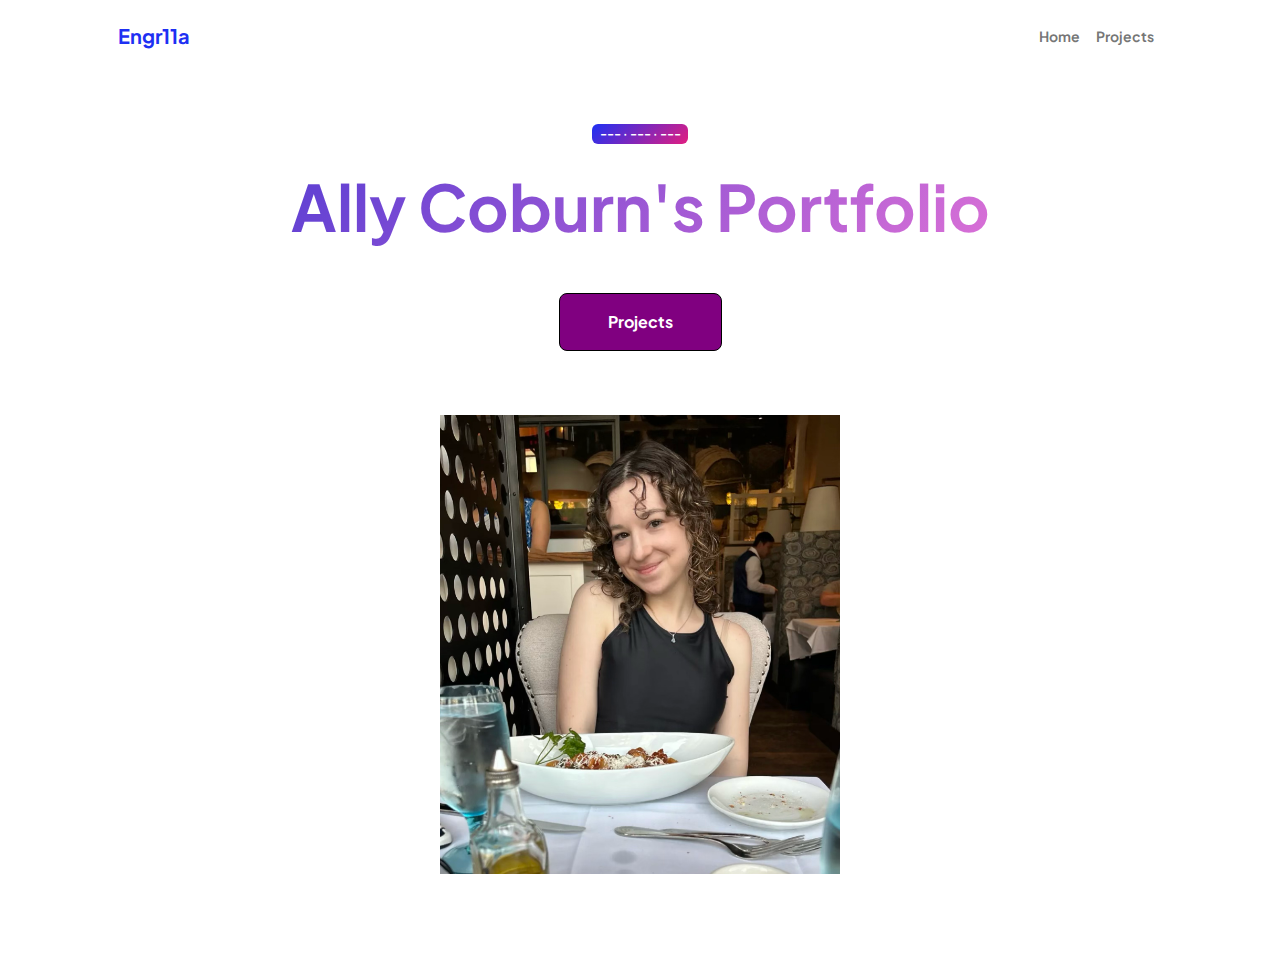
<file: index.html>
<!DOCTYPE html>
<html lang="en">
    <head>
        <meta charset="utf-8" />
        <meta name="viewport" content="width=device-width, initial-scale=1, shrink-to-fit=no" />
        <meta name="description" content="" />
        <meta name="author" content="" />
        <title>Ally Coburn's Portfolio</title>
        <!-- Favicon-->
        <link rel="icon" type="image/x-icon" href="assets/favicon.ico" />
        <!-- Custom Google font-->
        <link rel="preconnect" href="https://fonts.googleapis.com" />
        <link rel="preconnect" href="https://fonts.gstatic.com" crossorigin />
        <link href="https://fonts.googleapis.com/css2?family=Plus+Jakarta+Sans:wght@100;200;300;400;500;600;700;800;900&amp;display=swap" rel="stylesheet" />
        <!-- Bootstrap icons-->
        <link href="https://cdn.jsdelivr.net/npm/bootstrap-icons@1.8.1/font/bootstrap-icons.css" rel="stylesheet" />
        <!-- Core theme CSS (includes Bootstrap)-->
        <link href="styles.css" rel="stylesheet" />
    </head>
    <body class="d-flex flex-column h-100">
        <main class="flex-shrink-0">
            <!-- Navigation-->
            <nav class="navbar navbar-expand-lg navbar-light bg-white py-3">
                <div class="container px-5">
                    <a class="navbar-brand" href="index.html"><span class="fw-bolder text-primary">Engr11a</span></a>
                    <button class="navbar-toggler" type="button" data-bs-toggle="collapse" data-bs-target="#navbarSupportedContent" aria-controls="navbarSupportedContent" aria-expanded="false" aria-label="Toggle navigation"><span class="navbar-toggler-icon"></span></button>
                    <div class="collapse navbar-collapse" id="navbarSupportedContent">
                        <ul class="navbar-nav ms-auto mb-2 mb-lg-0 small fw-bolder">
                            <li class="nav-item"><a class="nav-link" href="index.html">Home</a></li>
                            <li class="nav-item"><a class="nav-link" href="projects.html">Projects</a></li>
                        </ul>
                    </div>
                </div>
            </nav>
            <!-- Header-->
            <header class="py-5">
                <div class="container px-5 pb-5">
                    <div class="row gx-5 align-items-center">
                        <div class="col-xxl-5">
                            <!-- Header text content-->
                            <div class="text-center text-xxl-start">
                                <div class="badge bg-gradient-primary-to-secondary text-white mb-4"><div class="text-uppercase">--- &middot; --- &middot; ---</div></div>
                                <h1 class="display-3 fw-bolder mb-5"><span class="text-gradient d-inline">Ally Coburn's Portfolio</span></h1>
                                <div class="d-grid gap-3 d-sm-flex justify-content-sm-center justify-content-xxl-start mb-3">
                                    <a class="btn btn-primary btn-lg px-5 py-3 fs-6 fw-bolder" href="projects.html">Projects</a>
                                </div>
                            </div>
                        </div>
                        <div class="col-xxl-7">
                            <!-- Header profile picture-->
                            <div class="d-flex justify-content-center mt-5 mt-xxl-0">
                                    <!-- TIP: For best results, use a photo with a transparent background like the demo example below-->
                                    <!-- Watch a tutorial on how to do this on YouTube (link)-->
                                    <img class="profile-img" src="picofme.png" alt="..." />
                                </div>
                            </div>
                        </div>
                    </div>
                </div>
            </header>
    </body>
</html>
</file>
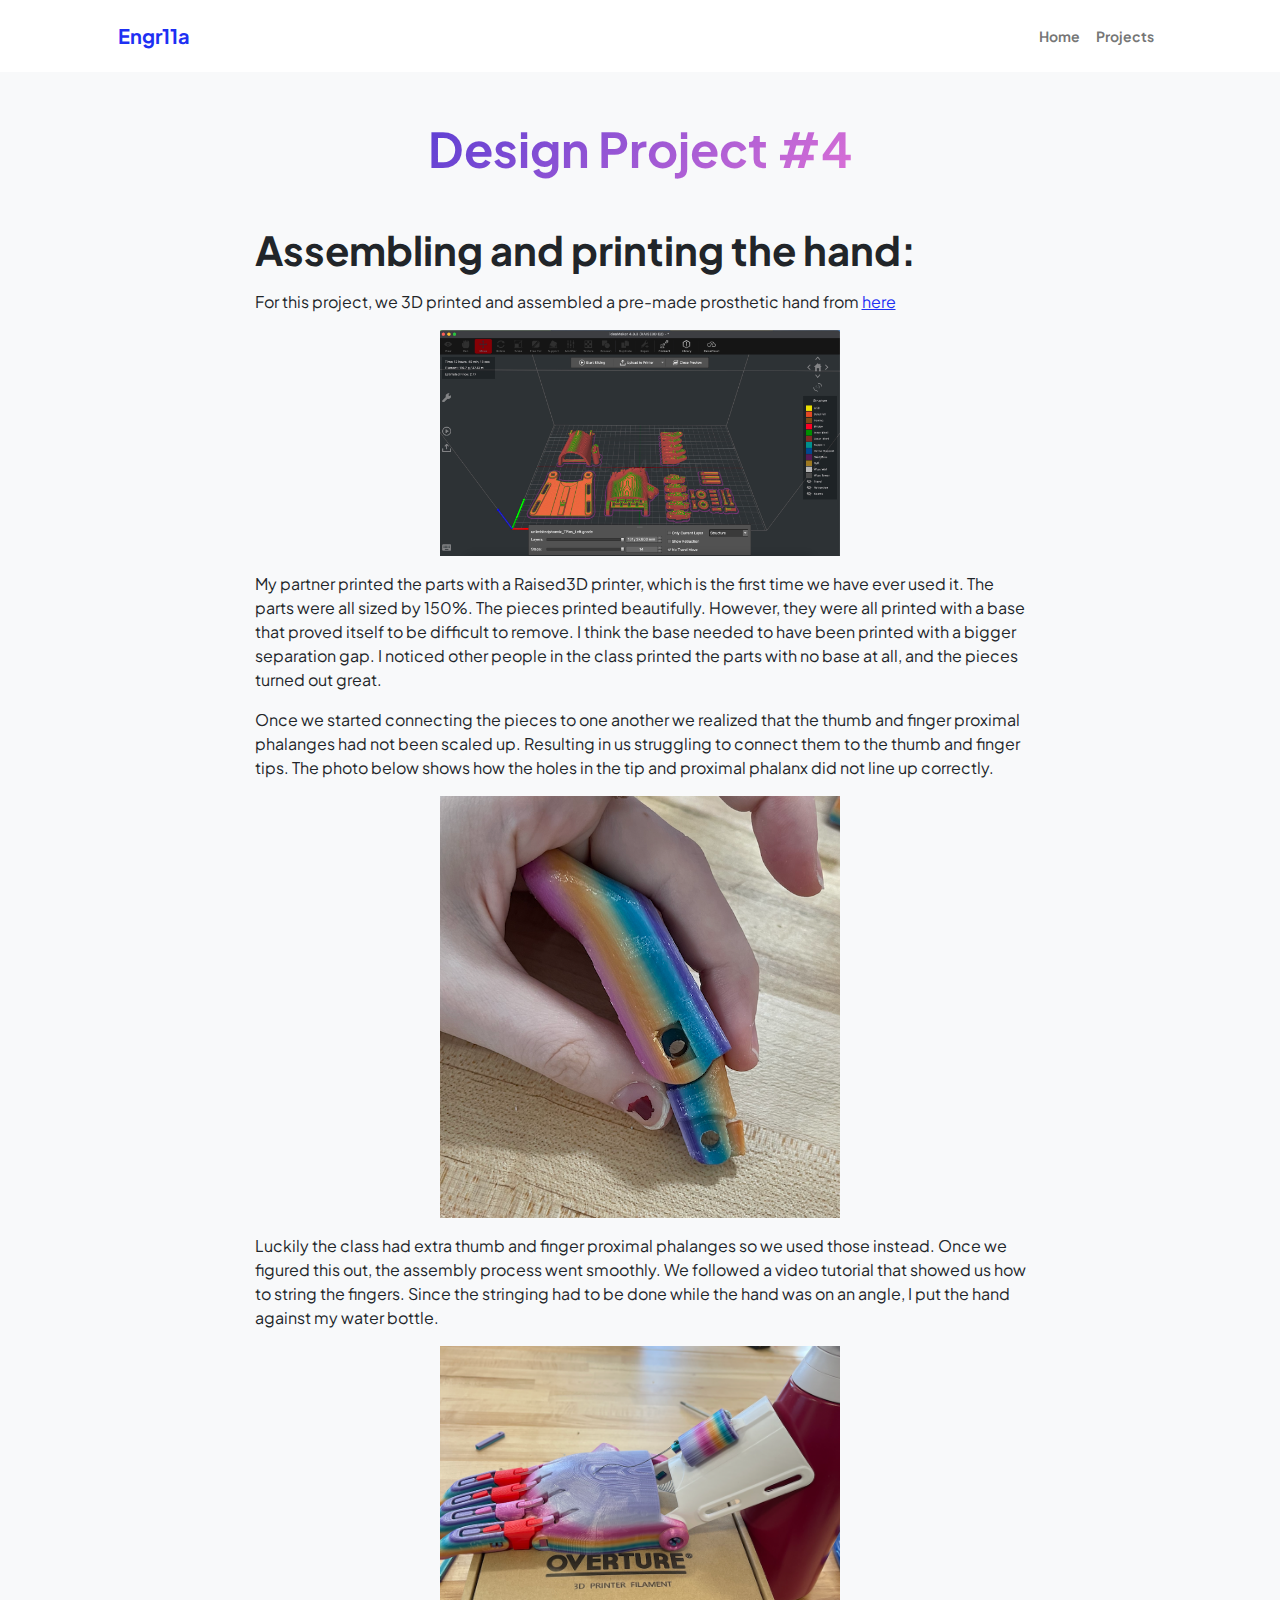
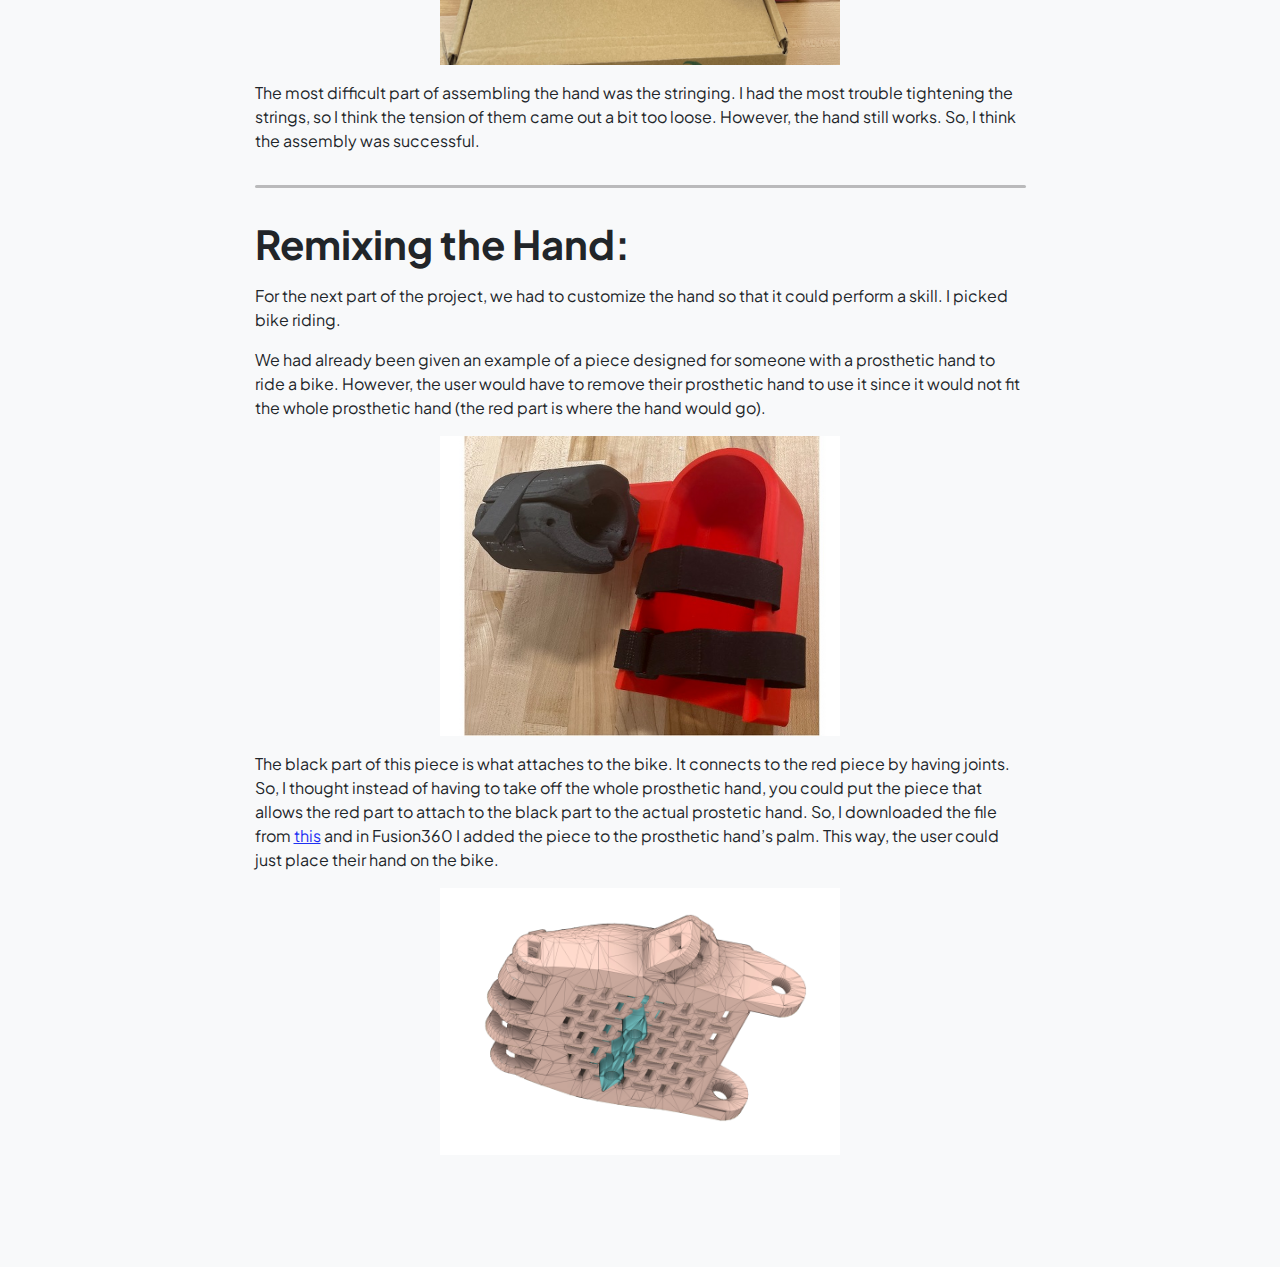
<file: DesignProject4.html>
<!DOCTYPE html>
<html lang="en">

<head>
        <meta charset="utf-8" />
        <meta name="viewport" content="width=device-width, initial-scale=1, shrink-to-fit=no" />
        <meta name="description" content="" />
        <meta name="author" content="" />
        <title>Ally Coburn's Portfolio</title>
        <!-- Favicon-->
        <link rel="icon" type="image/x-icon" href="assets/favicon.ico" />
        <!-- Custom Google font-->
        <link rel="preconnect" href="https://fonts.googleapis.com" />
        <link rel="preconnect" href="https://fonts.gstatic.com" crossorigin />
        <link href="https://fonts.googleapis.com/css2?family=Plus+Jakarta+Sans:wght@100;200;300;400;500;600;700;800;900&amp;display=swap" rel="stylesheet" />
        <!-- Bootstrap icons-->
        <link href="https://cdn.jsdelivr.net/npm/bootstrap-icons@1.8.1/font/bootstrap-icons.css" rel="stylesheet" />
        <!-- Core theme CSS (includes Bootstrap)-->
        <link href="styles.css" rel="stylesheet" />
    </head>
    <body class="d-flex flex-column h-100 bg-light">
        <main class="flex-shrink-0">
            <!-- Navigation-->
            <nav class="navbar navbar-expand-lg navbar-light bg-white py-3">
                <div class="container px-5">
                    <a class="navbar-brand" href="index.html"><span class="fw-bolder text-primary">Engr11a</span> </a>
                    <button class="navbar-toggler" type="button" data-bs-toggle="collapse" data-bs-target="#navbarSupportedContent" aria-controls="navbarSupportedContent" aria-expanded="false" aria-label="Toggle navigation"><span class="navbar-toggler-icon"></span></button>
                    <div class="collapse navbar-collapse" id="navbarSupportedContent">
                        <ul class="navbar-nav ms-auto mb-2 mb-lg-0 small fw-bolder">
                            <li class="nav-item"><a class="nav-link" href="index.html">Home</a></li>
                            <li class="nav-item"><a class="nav-link" href="projects.html">Projects</a></li>
                        </ul>
                    </div>
                </div>
            </nav>
            <!-- title-->
            <section class="py-5">
                <div class="container px-5 mb-5">
                    <div class="text-center mb-5">
                        <h1 class="display-5 fw-bolder mb-0"><span class="text-gradient d-inline">Design Project #4</span></h1>
                    </div>
                    <div class="row gx-5 justify-content-center">
                        <div class="col-lg-11 col-xl-9 col-xxl-8">
             	 <!-- actual project-->
                 <h1 class="fw-bolder"> Assembling and printing the hand: </h1>
                 <p> </p>
             	 <p> For this project, we 3D printed and assembled a pre-made prosthetic hand from <a href="https://3d.nih.gov/entries/3DPX-020258">here</a> </p> 
             	 	<p> </p>
                     <center><img src="IdeaMakerHand.png" alt="..." /></center>
                     <p> </p>
             	 	<p> My partner printed the parts with a Raised3D printer, which is the first time we have ever used it. The parts were all sized by 150%. The pieces printed beautifully. However, they were all printed with a base that proved itself to be difficult to remove. I think the base needed to have been printed with a bigger separation gap. I noticed other people in the class printed the parts with no base at all, and the pieces turned out great.  </p>
                    <p> </p>
                    <p> Once we started connecting the pieces to one another we realized that the thumb and finger proximal phalanges had not been scaled up. Resulting in us struggling to connect them to the thumb and finger tips. The photo below shows how the holes in the tip and proximal phalanx did not line up correctly.</p>
                    <p> </p>
                    <center><img src="HandIssue.png" alt="..." /></center>
                    <p> </p>
             	 <p> Luckily the class had extra thumb and finger proximal phalanges so we used those instead. Once we figured this out, the assembly process went smoothly. We followed a video tutorial that showed us how to string the fingers. Since the stringing had to be done while the hand was on an angle, I put the hand against my water bottle.  </p>
                 <p> </p>
                     <center><img src="StringHand.png" alt="..." /></center>
                 <p> </p>
                 <p>The most difficult part of assembling the hand was the stringing. I had the most trouble tightening the strings, so I think the tension of them came out a bit too loose. However, the hand still works. So, I think the assembly was successful.  </p>
                 <p> </p>
                     <hr class="gradient"> </hr>
                       <p> </p>
                  <h1 class="fw-bolder"> Remixing the Hand: </h1>
                 <p> </p>
                 <p>For the next part of the project, we had to customize the hand so that it could perform a skill. I picked bike riding. </p>
				<p>  </p>
                <p> We had already been given an example of a piece designed for someone with a prosthetic hand to ride a bike. However, the user would have to remove their prosthetic hand to use it since it would not fit the whole prosthetic hand (the red part is where the hand would go).  </p>
                <p>  </p>
                    <center><img src="OriginalBike.png " alt="..." /></center>
                <p>  </p>
                <p> The black part of this piece is what attaches to the bike. It connects to the red piece by having joints. So, I thought instead of having to take off the whole prosthetic hand, you could put the piece that allows the red part to attach to the black part to the actual prostetic hand. So, I downloaded the file from <a href="https://www.thingiverse.com/thing:2287054/files">this</a> and in Fusion360 I added the piece to the prosthetic hand’s palm. This way, the user could just place their hand on the bike. </p>
                 <p>  </p>
                <center><img src="HandModifcation.png " alt="..." /></center> 
                 <p>  </p>
                    </div>
                </section>
</file>
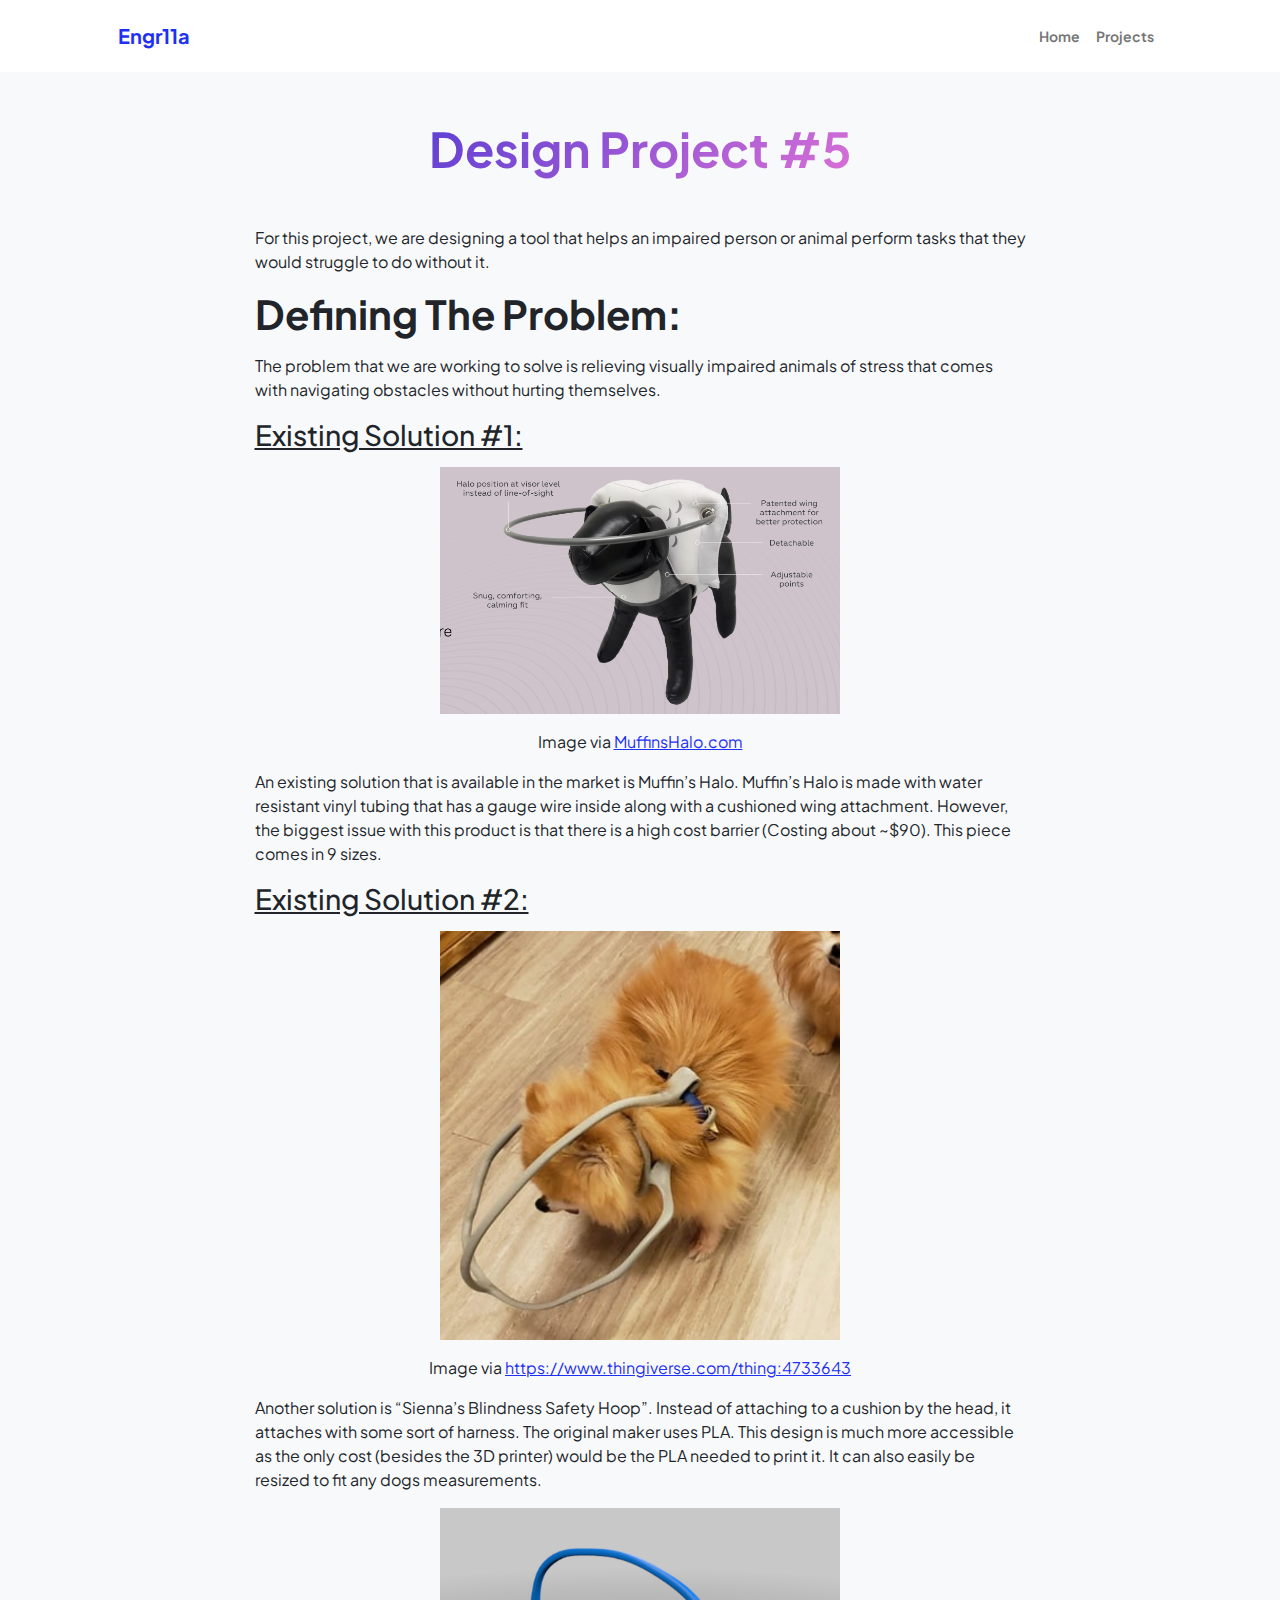
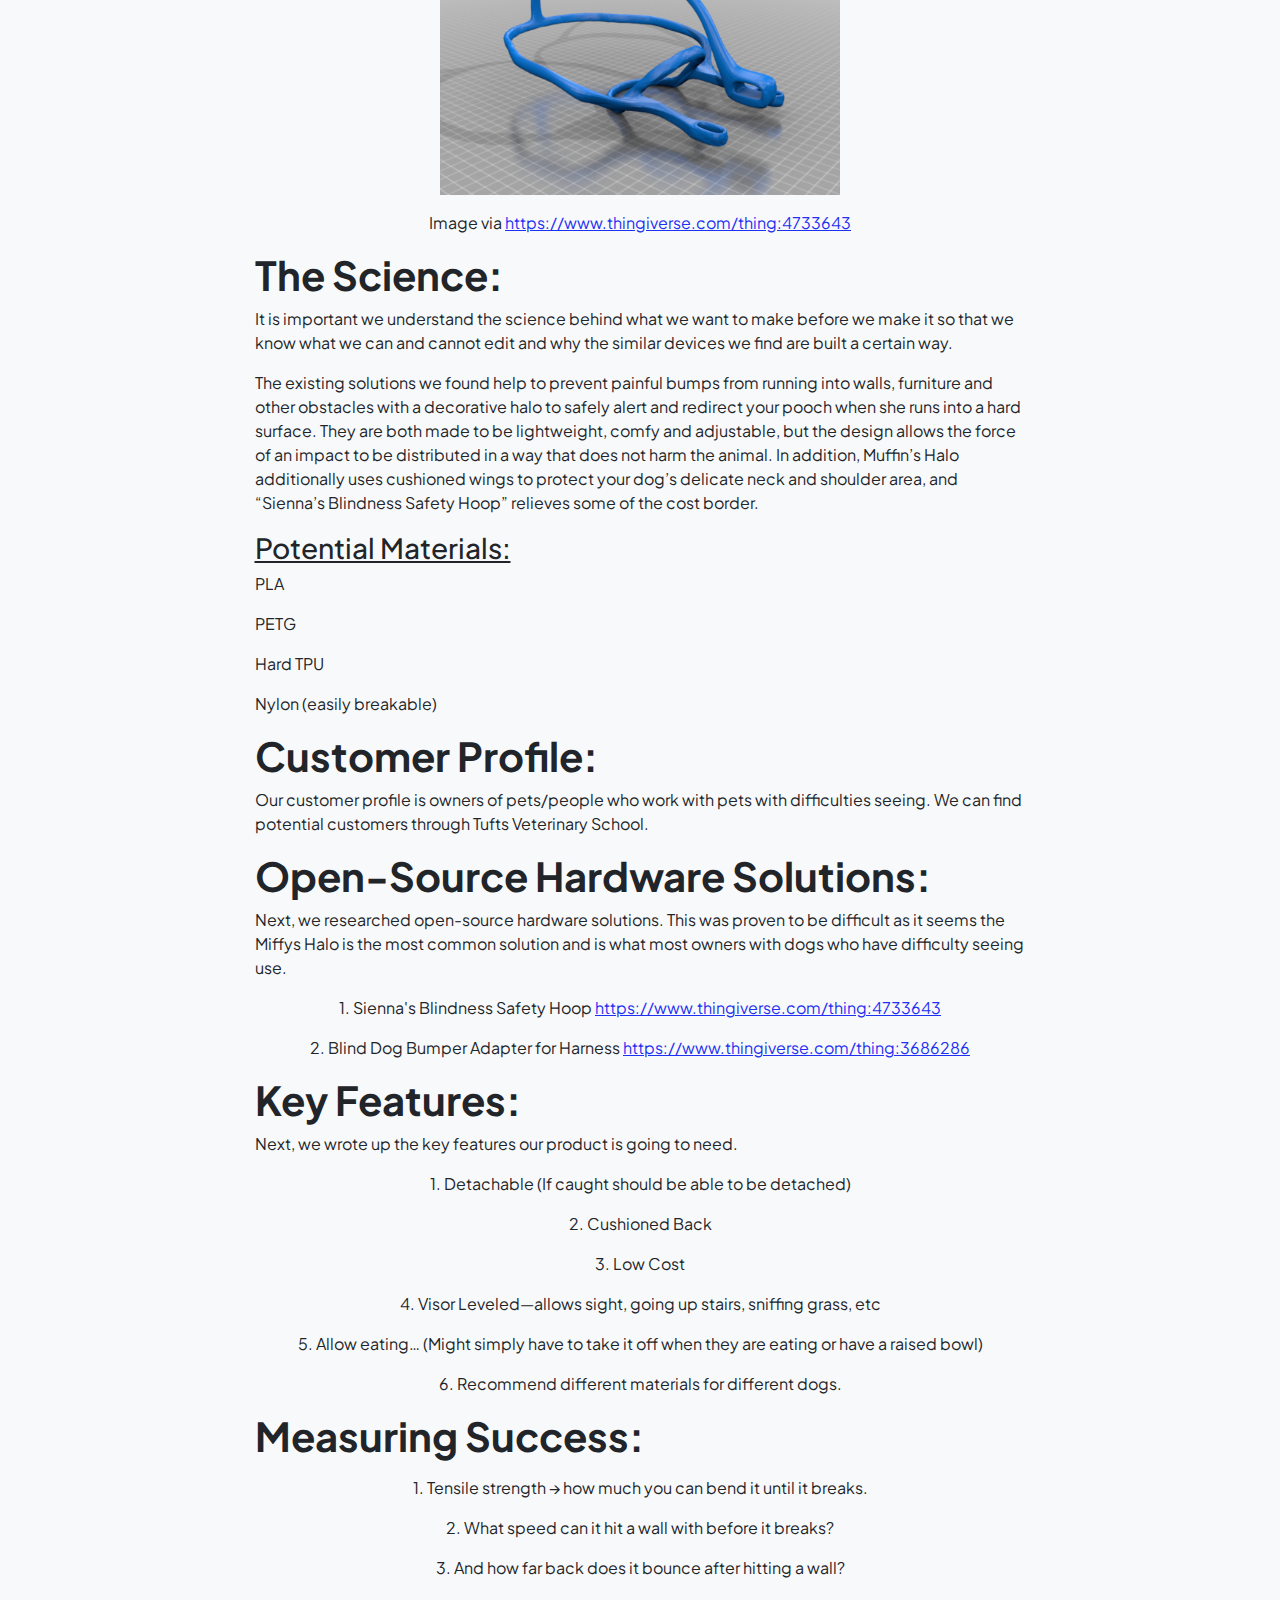
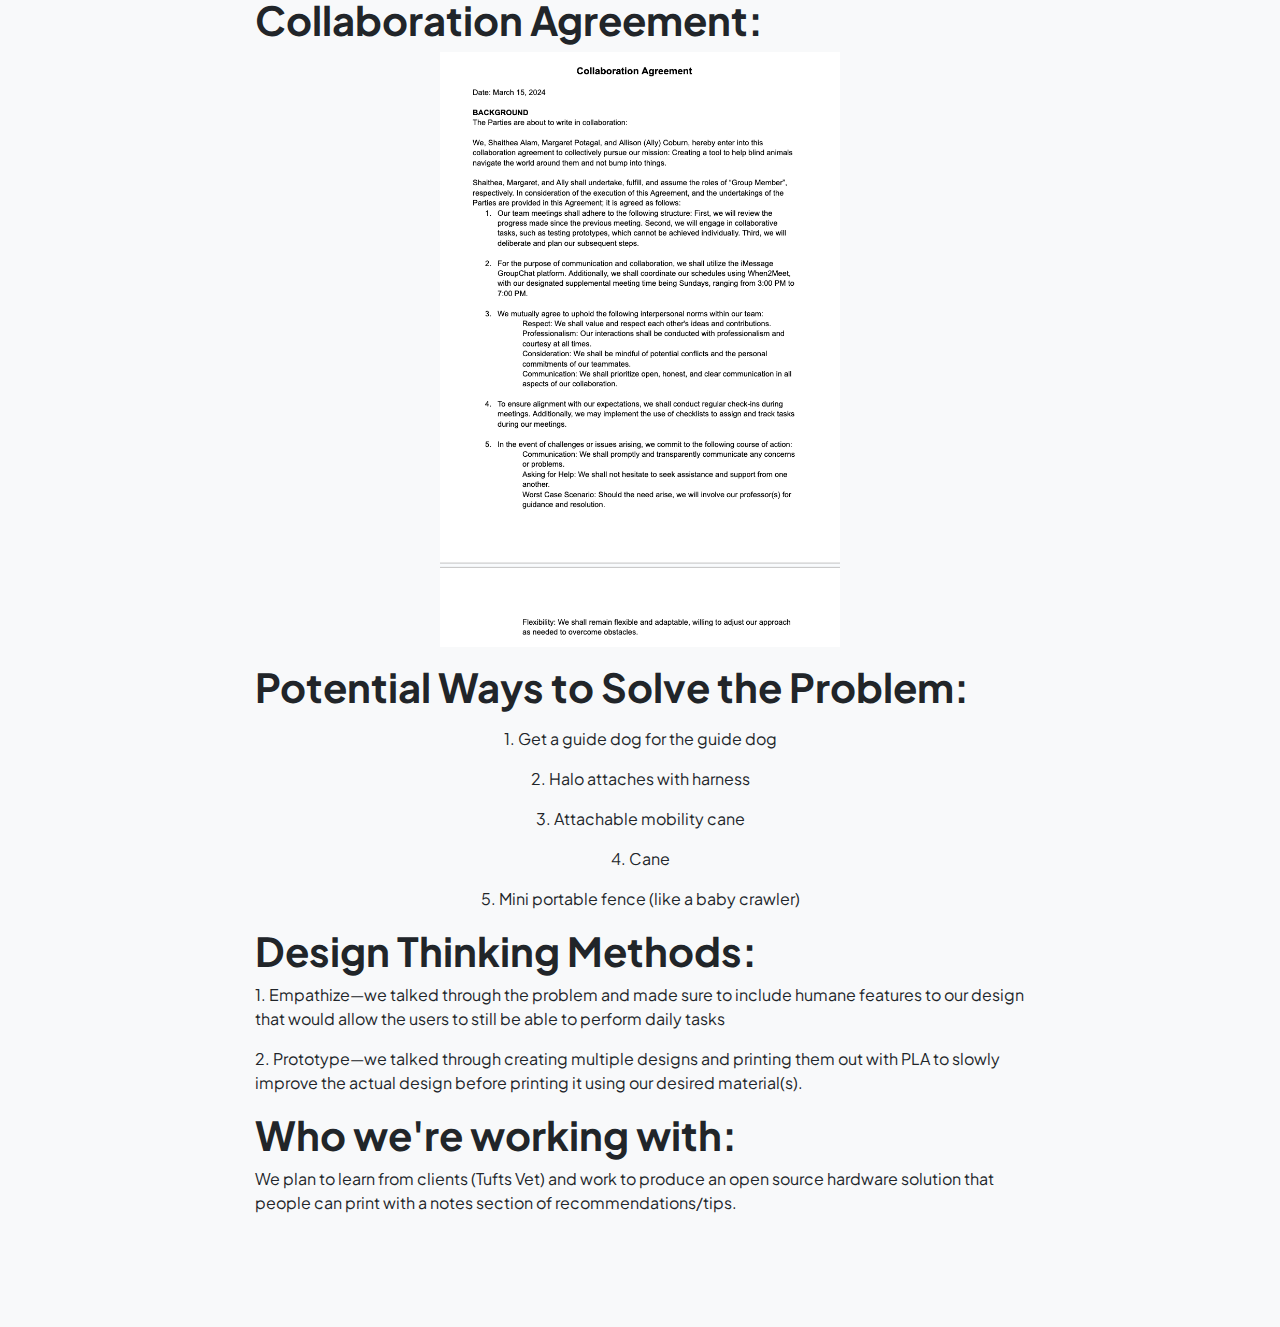
<file: DesignProject5.html>
<!DOCTYPE html>
<html lang="en">

<head>
        <meta charset="utf-8" />
        <meta name="viewport" content="width=device-width, initial-scale=1, shrink-to-fit=no" />
        <meta name="description" content="" />
        <meta name="author" content="" />
        <title>Ally Coburn's Portfolio</title>
        <!-- Favicon-->
        <link rel="icon" type="image/x-icon" href="assets/favicon.ico" />
        <!-- Custom Google font-->
        <link rel="preconnect" href="https://fonts.googleapis.com" />
        <link rel="preconnect" href="https://fonts.gstatic.com" crossorigin />
        <link href="https://fonts.googleapis.com/css2?family=Plus+Jakarta+Sans:wght@100;200;300;400;500;600;700;800;900&amp;display=swap" rel="stylesheet" />
        <!-- Bootstrap icons-->
        <link href="https://cdn.jsdelivr.net/npm/bootstrap-icons@1.8.1/font/bootstrap-icons.css" rel="stylesheet" />
        <!-- Core theme CSS (includes Bootstrap)-->
        <link href="styles.css" rel="stylesheet" />
    </head>
    <body class="d-flex flex-column h-100 bg-light">
        <main class="flex-shrink-0">
            <!-- Navigation-->
            <nav class="navbar navbar-expand-lg navbar-light bg-white py-3">
                <div class="container px-5">
                    <a class="navbar-brand" href="index.html"><span class="fw-bolder text-primary">Engr11a</span> </a>
                    <button class="navbar-toggler" type="button" data-bs-toggle="collapse" data-bs-target="#navbarSupportedContent" aria-controls="navbarSupportedContent" aria-expanded="false" aria-label="Toggle navigation"><span class="navbar-toggler-icon"></span></button>
                    <div class="collapse navbar-collapse" id="navbarSupportedContent">
                        <ul class="navbar-nav ms-auto mb-2 mb-lg-0 small fw-bolder">
                            <li class="nav-item"><a class="nav-link" href="index.html">Home</a></li>
                            <li class="nav-item"><a class="nav-link" href="projects.html">Projects</a></li>
                        </ul>
                    </div>
                </div>
            </nav>
            <!-- title-->
            <section class="py-5">
                <div class="container px-5 mb-5">
                    <div class="text-center mb-5">
                        <h1 class="display-5 fw-bolder mb-0"><span class="text-gradient d-inline">Design Project #5</span></h1>
                    </div>
                    <div class="row gx-5 justify-content-center">
                        <div class="col-lg-11 col-xl-9 col-xxl-8">
             	 <!-- actual project-->
                 <p> For this project, we are designing a tool that helps an impaired person or animal perform tasks that they would struggle to do without it. </p>
                 <h1 class="fw-bolder"> Defining The Problem: </h1>
                 <p> </p>
             	 <p> The problem that we are working to solve is relieving visually impaired animals of stress that comes with navigating obstacles without hurting themselves. </p> 
                 <p><u><h3>Existing Solution #1:</h3></u> </p>
                    <center><img src="FirstDogHalo.png" alt="..." /></center>
             	 	<p><center>Image via <a href="MuffinsHalo.com">MuffinsHalo.com</a> </center></p>
                     <p> </p>
                     <p> An existing solution that is available in the market is Muffin’s Halo. Muffin’s Halo is made with water resistant vinyl tubing that has a gauge wire inside along with a cushioned wing attachment. However, the biggest issue with this product is that there is a high cost barrier (Costing about ~$90). This piece comes in 9 sizes. </p>
                     <p><u><h3>Existing Solution #2:</h3></u> </p>
             	 	<center><img src="SiennaActual.png" alt="..." /></center>
                    <p><p><center>Image via <a href="https://www.thingiverse.com/thing:4733643">https://www.thingiverse.com/thing:4733643</a> </center></p> </p>
                    <p> Another solution is “Sienna’s Blindness Safety Hoop”. Instead of attaching to a cushion by the head, it attaches with some sort of harness. The original maker uses PLA. This design is much more accessible as the only cost (besides the 3D printer) would be the PLA needed to print it. It can also easily be resized to fit any dogs measurements.</p>
                    <center><img src="Sienna3DPrint.png" alt="..." /></center>
                    <p><p><center>Image via <a href="https://www.thingiverse.com/thing:4733643">https://www.thingiverse.com/thing:4733643</a> </center></p> </p>
                    <p> </p>
                <h1 class="fw-bolder"> The Science: </h1>
             	 <p> It is important we understand the science behind what we want to make before we make it so that we know what we can and cannot edit and why the similar devices we find are built a certain way.</p>

                 <p> 
                 The existing solutions we found help to prevent painful bumps from running into walls, furniture and other obstacles with a decorative halo to safely alert and redirect your pooch when she runs into a hard surface. They are both made to be lightweight, comfy and adjustable, but the design allows the force of an impact to be distributed in a way that does not harm the animal. In addition, Muffin’s Halo additionally uses cushioned wings to protect your dog’s delicate neck and shoulder area, and “Sienna’s Blindness Safety Hoop” relieves some of the cost border.  </p>
                 <p> </p>
                 <h3><u>Potential Materials: </u></h3>
                 <p>PLA</p>
                <p>PETG</p>
                <p>Hard TPU</p> 
                <p>Nylon (easily breakable)</p>
                <p> </p>
                 <h1 class="fw-bolder"> Customer Profile: </h1>
                 <p>Our customer profile is owners of pets/people who work with pets with difficulties seeing. We can find potential customers through Tufts Veterinary School.  </p>
                 <p> </p>
                <h1 class="fw-bolder"> Open-Source Hardware Solutions: </h1>
                 <p> Next, we researched open-source hardware solutions. This was proven to be difficult as it seems the Miffys Halo is the most common solution and is what most owners with dogs who have difficulty seeing use. </p>
                 <p><center> 1. Sienna's Blindness Safety Hoop <a href="https://www.thingiverse.com/thing:4733643">https://www.thingiverse.com/thing:4733643</a></center></p>
                 <p><center> 2. Blind Dog Bumper Adapter for Harness <a href="https://www.thingiverse.com/thing:3686286">https://www.thingiverse.com/thing:3686286</a></center></p>
				<p>  </p>
                <h1 class="fw-bolder"> Key Features: </h1>
                <p> Next, we wrote up the key features our product is going to need.  </p>
                <p><center> 1. Detachable (If caught should be able to be detached)  </center></p>
                 <p><center> 2. Cushioned Back </center></p>
                <p><center> 3. Low Cost  </center></p>
                <p><center> 4. Visor Leveled—allows sight, going up stairs, sniffing grass, etc   </center></p>
                <p><center> 5. Allow eating… (Might simply have to take it off when they are eating or have a raised bowl)   </center></p>
                <p><center> 6. Recommend different materials for different dogs.  </center></p>
                <p>  </p>
                <h1 class="fw-bolder"> Measuring Success: </h1>
                <p><center> 1. Tensile strength → how much you can bend it until it breaks. </center></p>
                <p><center> 2. What speed can it hit a wall with before it breaks? </center></p>
                <p><center> 3. And how far back does it bounce after hitting a wall? </center></p>
                 <p>  </p>
                <h1 class="fw-bolder"> Collaboration Agreement: </h1>
                <center><img src="CollaborationAgreement.png " alt="..." /></center> 
                 <p>  </p>
                <h1 class="fw-bolder"> Potential Ways to Solve the Problem: </h1>
                <p><center> 1. Get a guide dog for the guide dog  </center></p>
                 <p><center> 2. Halo attaches with harness </center></p>
                <p><center> 3. Attachable mobility cane  </center></p>
                <p><center> 4. Cane   </center></p>
                <p><center> 5. Mini portable fence (like a baby crawler)   </center></p>
                <p> </p>
                <h1 class="fw-bolder"> Design Thinking Methods: </h1>
                 <p> 1. Empathize—we talked through the problem and made sure to include humane features to our design that would allow the users to still be able to perform daily tasks   </p>
                <p> 2. Prototype—we talked through creating multiple designs and printing them out with PLA to slowly improve the actual design before printing it using our desired material(s). </p>
                <p> </p>
                <h1 class="fw-bolder"> Who we're working with: </h1>
                <p> We plan to learn from clients (Tufts Vet) and work to produce an open source hardware solution that people can print with a notes section of recommendations/tips. </p>
                    </div>
                </section>
</file>
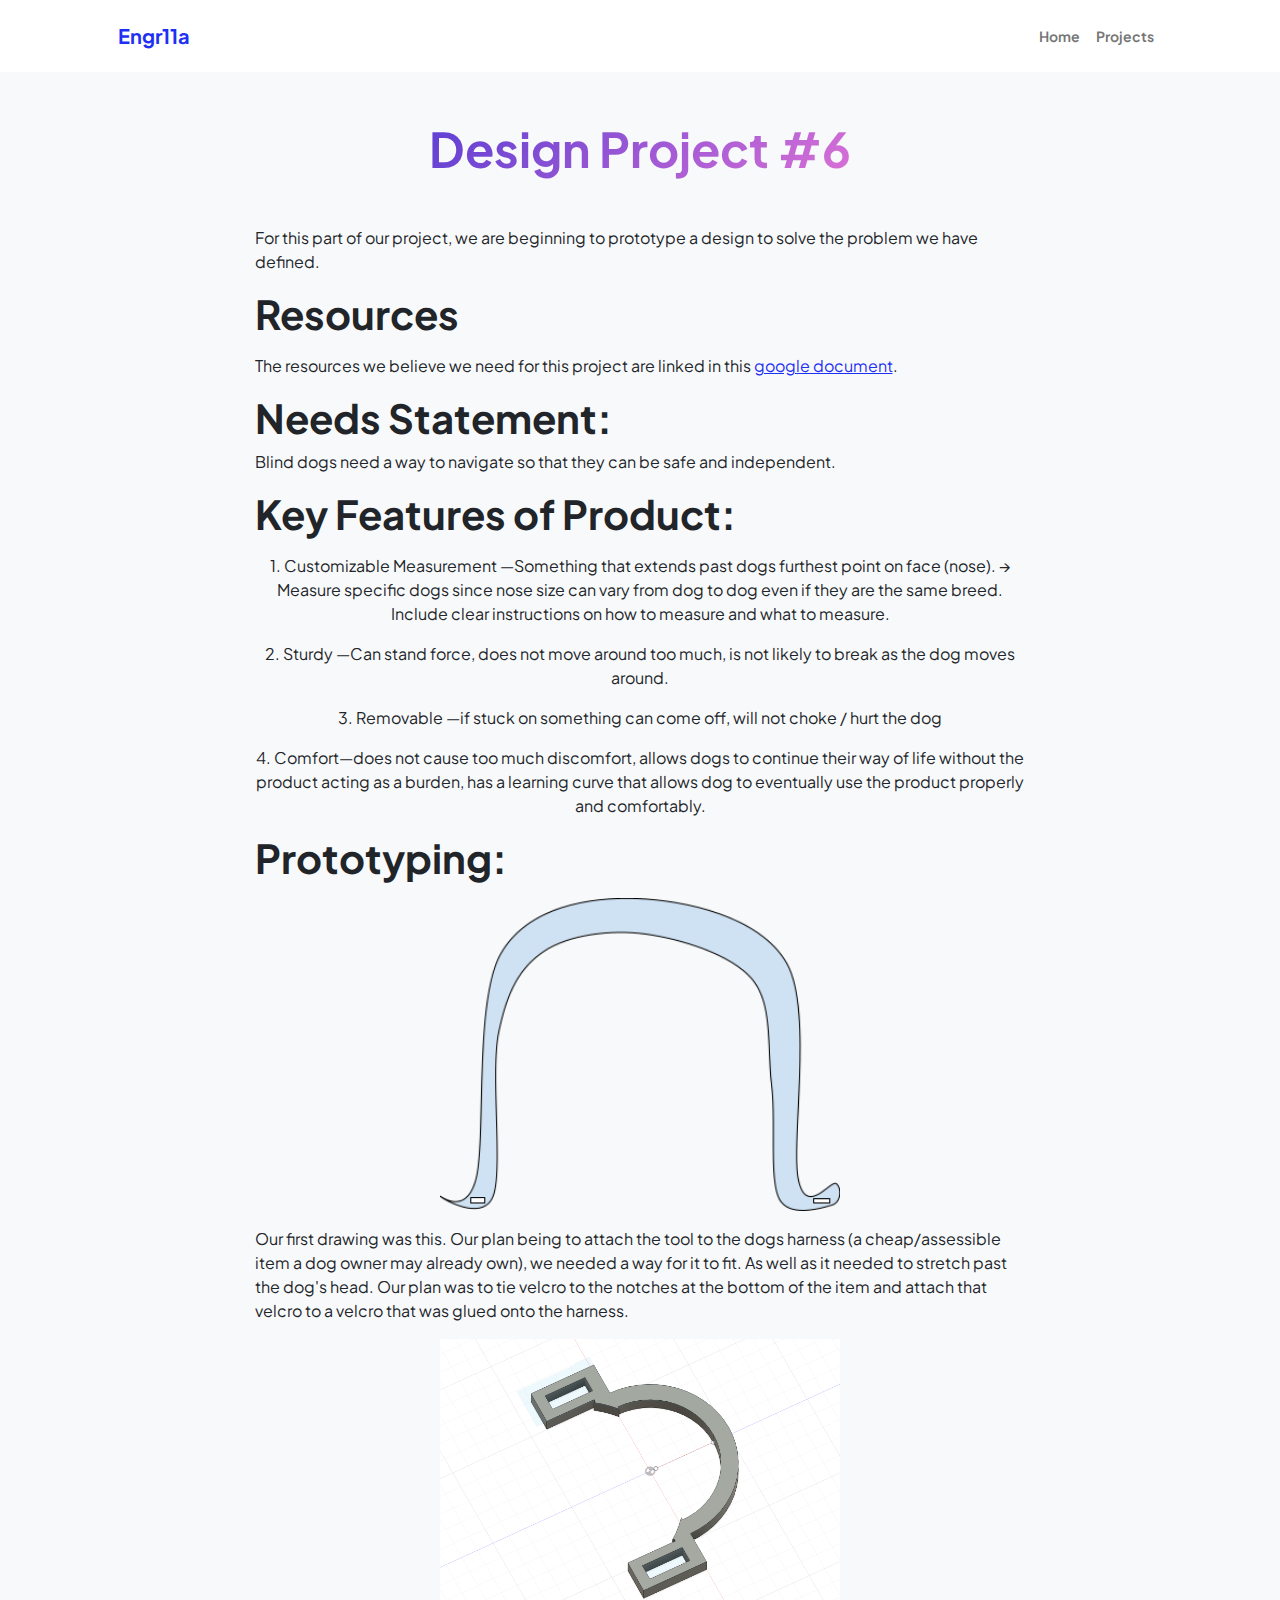
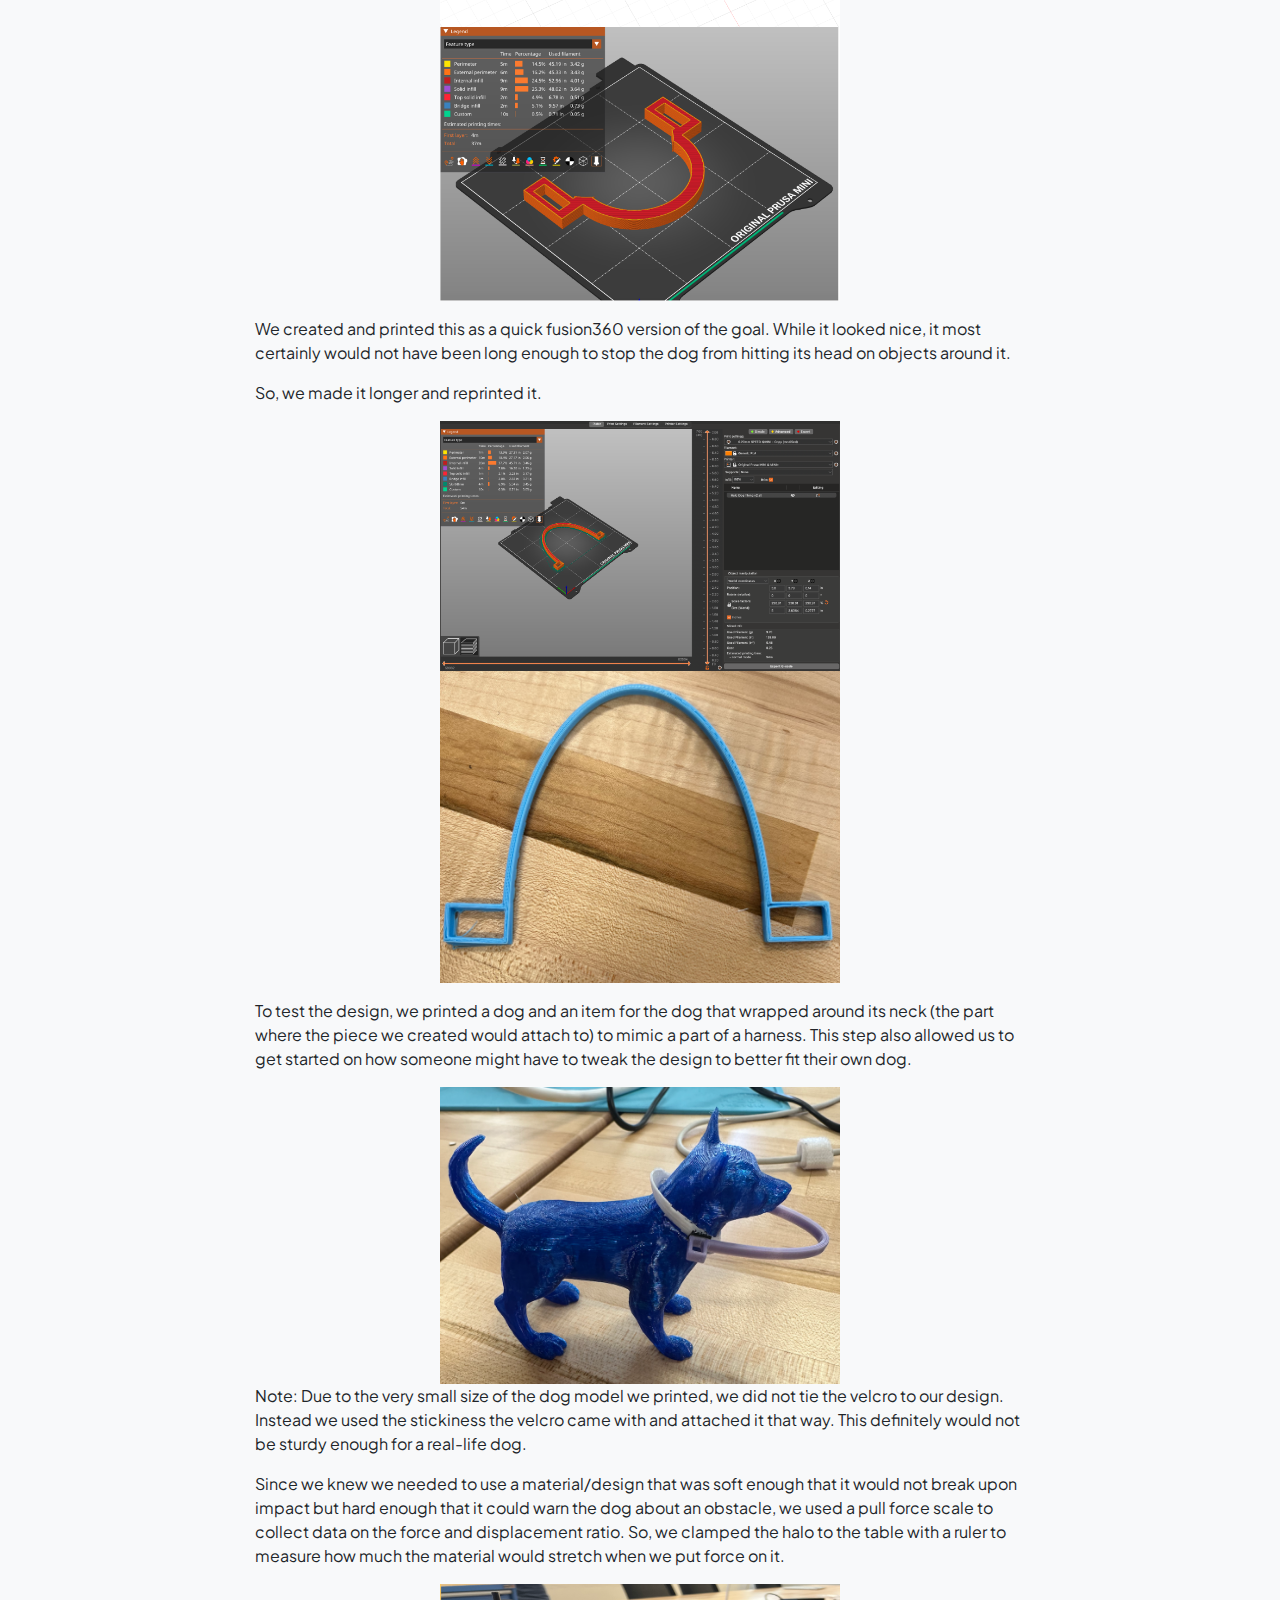
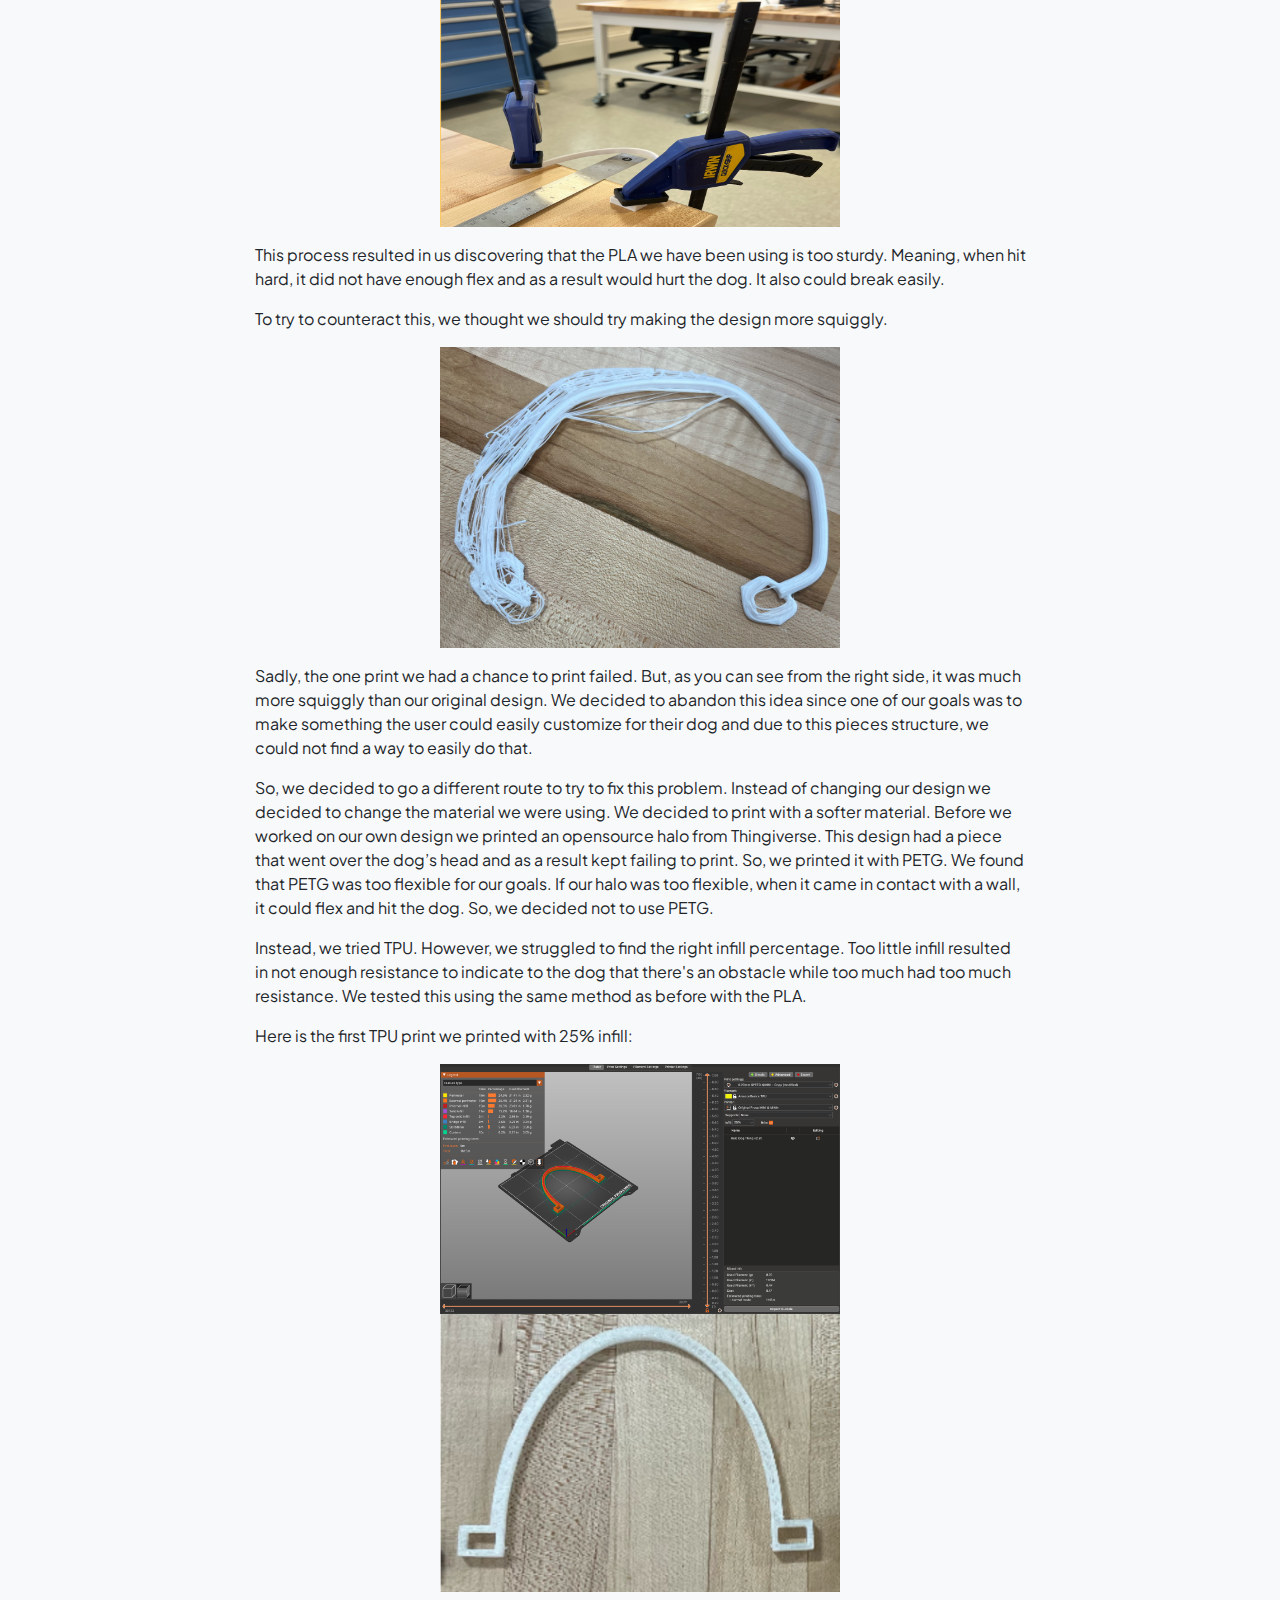
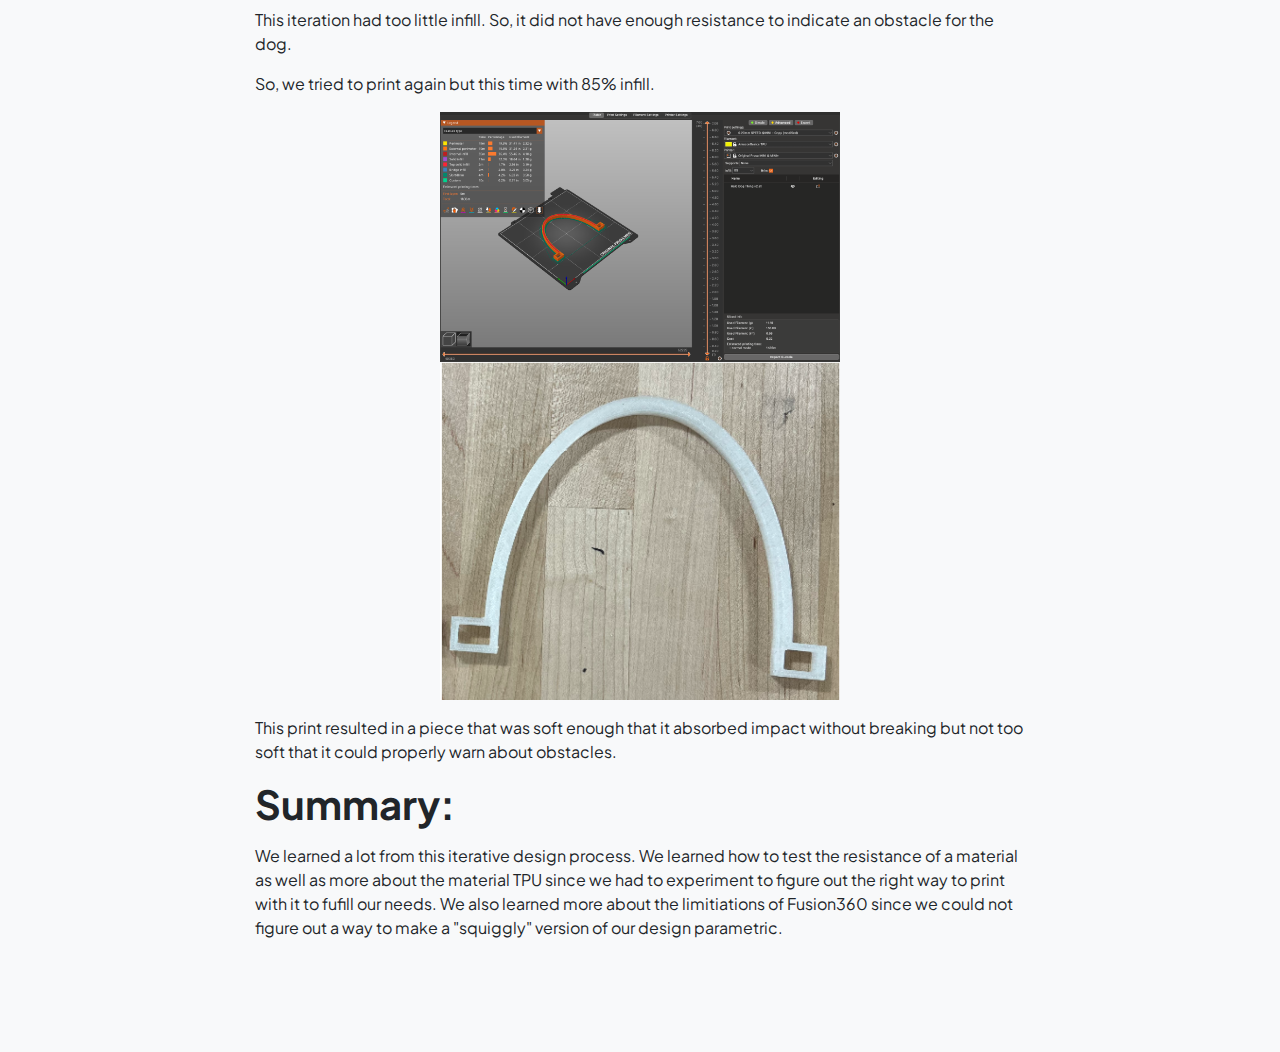
<file: DesignProject6.html>
<!DOCTYPE html>
<html lang="en">

<head>
        <meta charset="utf-8" />
        <meta name="viewport" content="width=device-width, initial-scale=1, shrink-to-fit=no" />
        <meta name="description" content="" />
        <meta name="author" content="" />
        <title>Ally Coburn's Portfolio</title>
        <!-- Favicon-->
        <link rel="icon" type="image/x-icon" href="assets/favicon.ico" />
        <!-- Custom Google font-->
        <link rel="preconnect" href="https://fonts.googleapis.com" />
        <link rel="preconnect" href="https://fonts.gstatic.com" crossorigin />
        <link href="https://fonts.googleapis.com/css2?family=Plus+Jakarta+Sans:wght@100;200;300;400;500;600;700;800;900&amp;display=swap" rel="stylesheet" />
        <!-- Bootstrap icons-->
        <link href="https://cdn.jsdelivr.net/npm/bootstrap-icons@1.8.1/font/bootstrap-icons.css" rel="stylesheet" />
        <!-- Core theme CSS (includes Bootstrap)-->
        <link href="styles.css" rel="stylesheet" />
    </head>
    <body class="d-flex flex-column h-100 bg-light">
        <main class="flex-shrink-0">
            <!-- Navigation-->
            <nav class="navbar navbar-expand-lg navbar-light bg-white py-3">
                <div class="container px-5">
                    <a class="navbar-brand" href="index.html"><span class="fw-bolder text-primary">Engr11a</span> </a>
                    <button class="navbar-toggler" type="button" data-bs-toggle="collapse" data-bs-target="#navbarSupportedContent" aria-controls="navbarSupportedContent" aria-expanded="false" aria-label="Toggle navigation"><span class="navbar-toggler-icon"></span></button>
                    <div class="collapse navbar-collapse" id="navbarSupportedContent">
                        <ul class="navbar-nav ms-auto mb-2 mb-lg-0 small fw-bolder">
                            <li class="nav-item"><a class="nav-link" href="index.html">Home</a></li>
                            <li class="nav-item"><a class="nav-link" href="projects.html">Projects</a></li>
                        </ul>
                    </div>
                </div>
            </nav>
            <!-- title-->
            <section class="py-5">
                <div class="container px-5 mb-5">
                    <div class="text-center mb-5">
                        <h1 class="display-5 fw-bolder mb-0"><span class="text-gradient d-inline">Design Project #6</span></h1>
                    </div>
                    <div class="row gx-5 justify-content-center">
                        <div class="col-lg-11 col-xl-9 col-xxl-8">
             	 <!-- actual project-->
                 <p> For this part of our project, we are beginning to prototype a design to solve the problem we have defined.</p>
                 <h1 class="fw-bolder"> Resources </h1>
                 <p> </p>
             	 <p> The resources we believe we need for this project are linked in this <a href="https://docs.google.com/spreadsheets/d/1jggXgD1h9Pz74lPPZ1Hh-u_tCgPx0u0ALmFqtUNRgUI/edit?usp=sharing ">google document</a>. </p> 
                     <p> </p>
      <h1 class="fw-bolder"> Needs Statement: </h1>
                     <p> Blind dogs need a way to navigate so that they can be safe and independent.  </p>
                    <p> </p>
                <h1 class="fw-bolder"> Key Features of Product: </h1>
                <p> </p>
            <p><center> 1. Customizable Measurement —Something that extends past dogs furthest point on face (nose). → Measure specific dogs since nose size can vary from dog to dog even if they are the same breed. Include clear instructions on how to measure and what to measure.  </center></p>
                 <p><center> 2. Sturdy —Can stand force, does not move around too much, is not likely to break as the dog moves around. </center></p>
                <p><center> 3. Removable —if stuck on something can come off, will not choke / hurt the dog  </center></p>
                <p><center> 4. Comfort—does not cause too much discomfort, allows dogs to continue their way of life without the product acting as a burden, has a learning curve that allows dog to eventually use the product properly and comfortably.   </center></p>
                 <p> </p>
                 <h1 class="fw-bolder"> Prototyping: </h1>
                 <p> </p>
                   <center><img src="HaloDrawing.png " alt="..." /></center> 
                <p> </p>
                 <p> Our first drawing was this. Our plan being to attach the tool to the dogs harness (a cheap/assessible item a dog owner may already own), we needed a way for it to fit. As well as it needed to stretch past the dog's head. Our plan was to tie velcro to the notches at the bottom of the item and attach that velcro to a velcro that was glued onto the harness. </p>
                <p> </p>
                <center><img src="Halo1.png " alt="..." /></center>
                <center><img src="DogHaloSettings2.png " alt="..." /></center>
                <p> </p>
                <p> We created and printed this as a quick fusion360 version of the goal. While it looked nice, it most certainly would not have been long enough to stop the dog from hitting its head on objects around it. </p>
                <p> </p>
                <p> So, we made it longer and reprinted it.  </p>
                <p> </p>
                <center><img src="DogHaloSettings.png " alt="..." /></center>
                <center><img src="Halo2.png " alt="..." /></center>
                 <p> </p>
                 <p>To test the design, we printed a dog and an item for the dog that wrapped around its neck (the part where the piece we created would attach to) to mimic a part of a harness. This step also allowed us to get started on how someone might have to tweak the design to better fit their own dog.  </p>
                <p> </p>
                <center><img src="DogPrint.png " alt="..." /></center>
                <p> Note: Due to the very small size of the dog model we printed, we did not tie the velcro to our design. Instead we used the stickiness the velcro came with and attached it that way. This definitely would not be sturdy enough for a real-life dog.  </p>
                <p> </p>
                <p> Since we knew we needed to use a material/design that was soft enough that it would not break upon impact but hard enough that it could warn the dog about an obstacle, we used a pull force scale to collect data on the force and displacement ratio. So, we clamped the halo to the table with a ruler to measure how much the material would stretch when we put force on it.</p>
                <p> </p>
                <center><img src="ClampTest.png " alt="..." /></center>
                <p> </p>
                <p> This process resulted in us discovering that the PLA we have been using is too sturdy. Meaning, when hit hard, it did not have enough flex and as a result would hurt the dog. It also could break easily. </p>
                <p> </p>
                <p> To try to counteract this, we thought we should try making the design more squiggly. </p>
                <center><img src="HaloFail.png " alt="..." /></center>
                <p> </p>
                <p> Sadly, the one print we had a chance to print failed. But, as you can see from the right side, it was much more squiggly than our original design. We decided to abandon this idea since one of our goals was to make something the user could easily customize for their dog and due to this pieces structure, we could not find a way to easily do that. </p>
                <p> </p> 
                <p> So, we decided to go a different route to try to fix this problem. Instead of changing our design we decided to change the material we were using. We decided to print with a softer material. Before we worked on our own design we printed an opensource halo from Thingiverse. This design had a piece that went over the dog’s head and as a result kept failing to print. So, we printed it with PETG. We found that PETG was too flexible for our goals. If our halo was too flexible, when it came in contact with a wall, it could flex and hit the dog. So, we decided not to use PETG. </p>
                <p> </p>
                <p> Instead, we tried TPU. However, we struggled to find the right infill percentage. Too little infill resulted in not enough resistance to indicate to the dog that there's an obstacle while too much had too much resistance. We tested this using the same method as before with the PLA. </p>
                <p> </p>
                <p> Here is the first TPU print we printed with 25% infill: </p>
                <p> </p>
                <center><img src="HaloInfill25.png " alt="..." /></center>
                <center><img src="PrintInfill25.png " alt="..." /></center>
                <p> </p>
                <p> This iteration had too little infill. So, it did not have enough resistance to indicate an obstacle for the dog. </p>
                <p> </p>
                <p> So, we tried to print again but this time with 85% infill. </p>
                <p> </p>
                <center><img src="HaloInfill85.png " alt="..." /></center>
                <center><img src="PrintInfill85.png " alt="..." /></center>
                <p> </p>
                <p>This print resulted in a piece that was soft enough that it absorbed impact without breaking but not too soft that it could properly warn about obstacles. </p>
                <p> </p>
                 <h1 class="fw-bolder"> Summary: </h1>
                <p> </p>
                <p> We learned a lot from this iterative design process. We learned how to test the resistance of a material as well as more about the material TPU since we had to experiment to figure out the right way to print with it to fufill our needs. We also learned more about the limitiations of Fusion360 since we could not figure out a way to make a "squiggly" version of our design parametric.</p>
                    </div>
                </section>
</file>
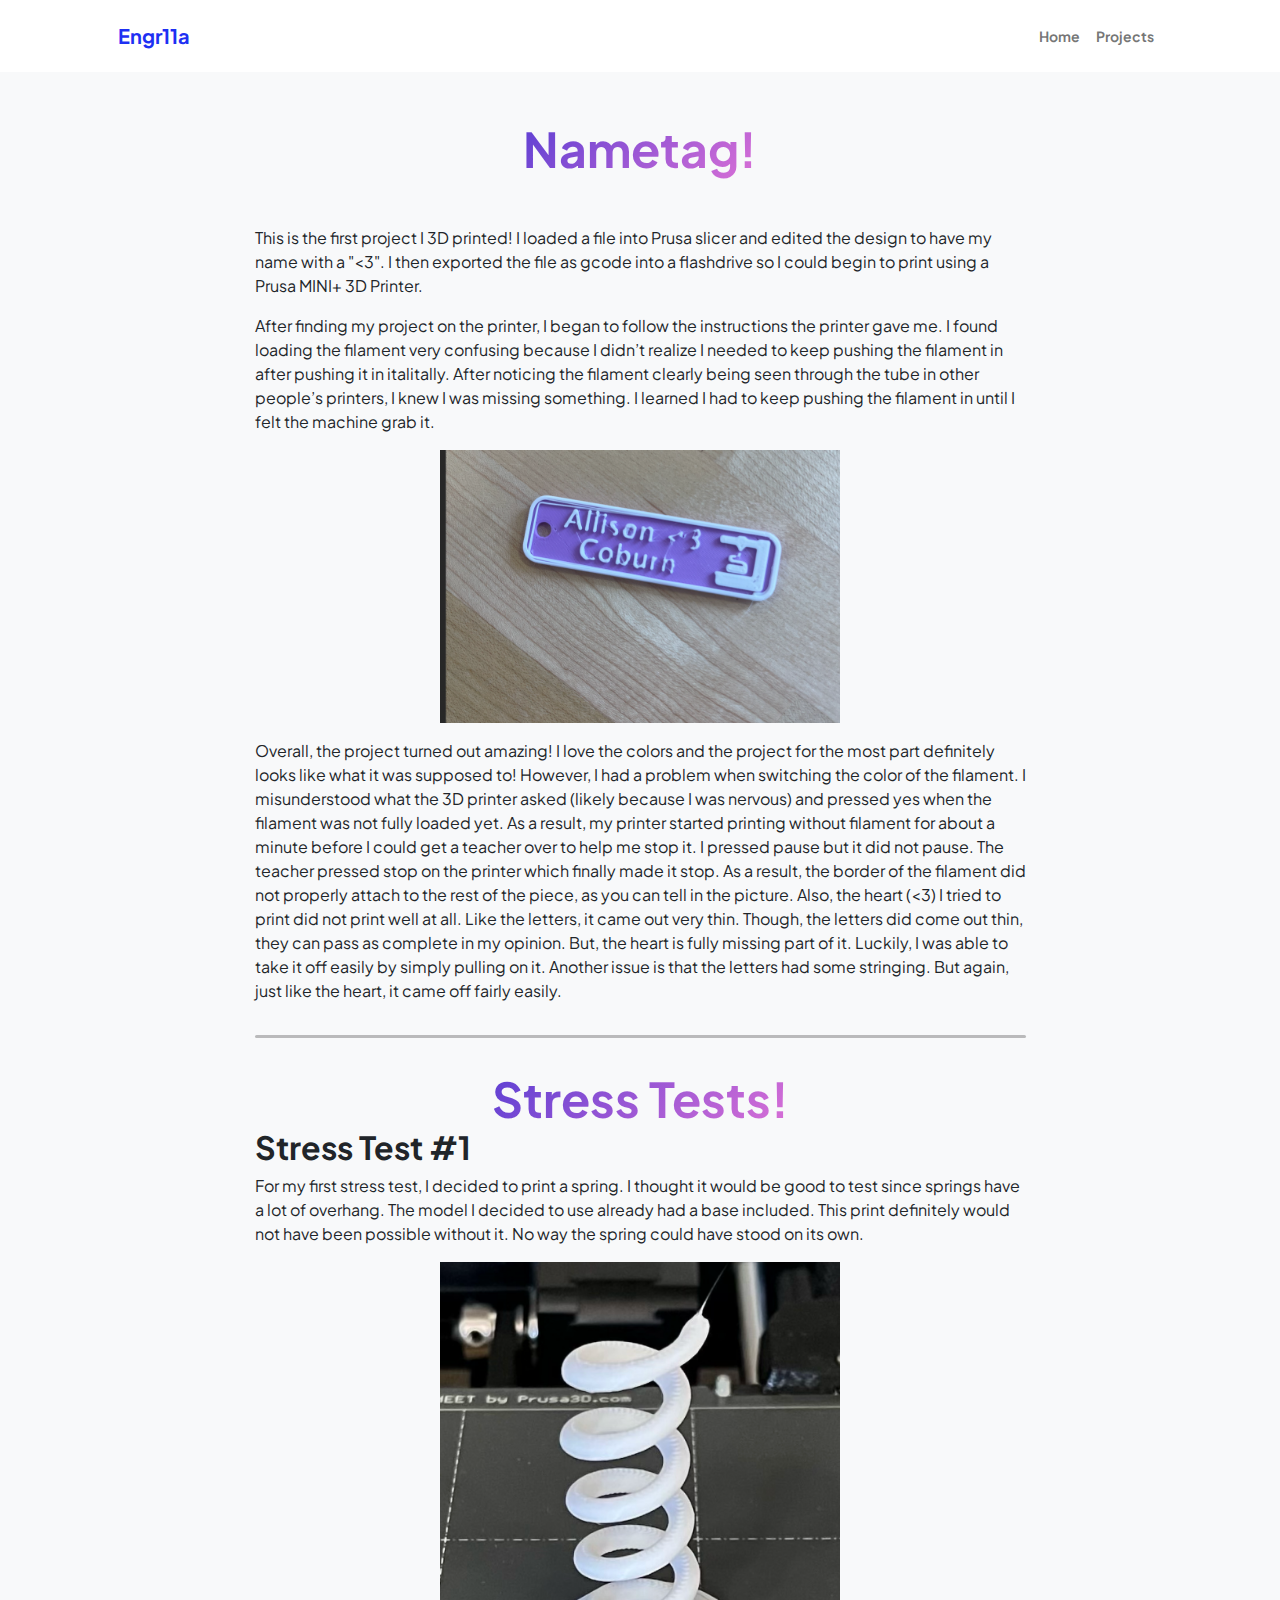
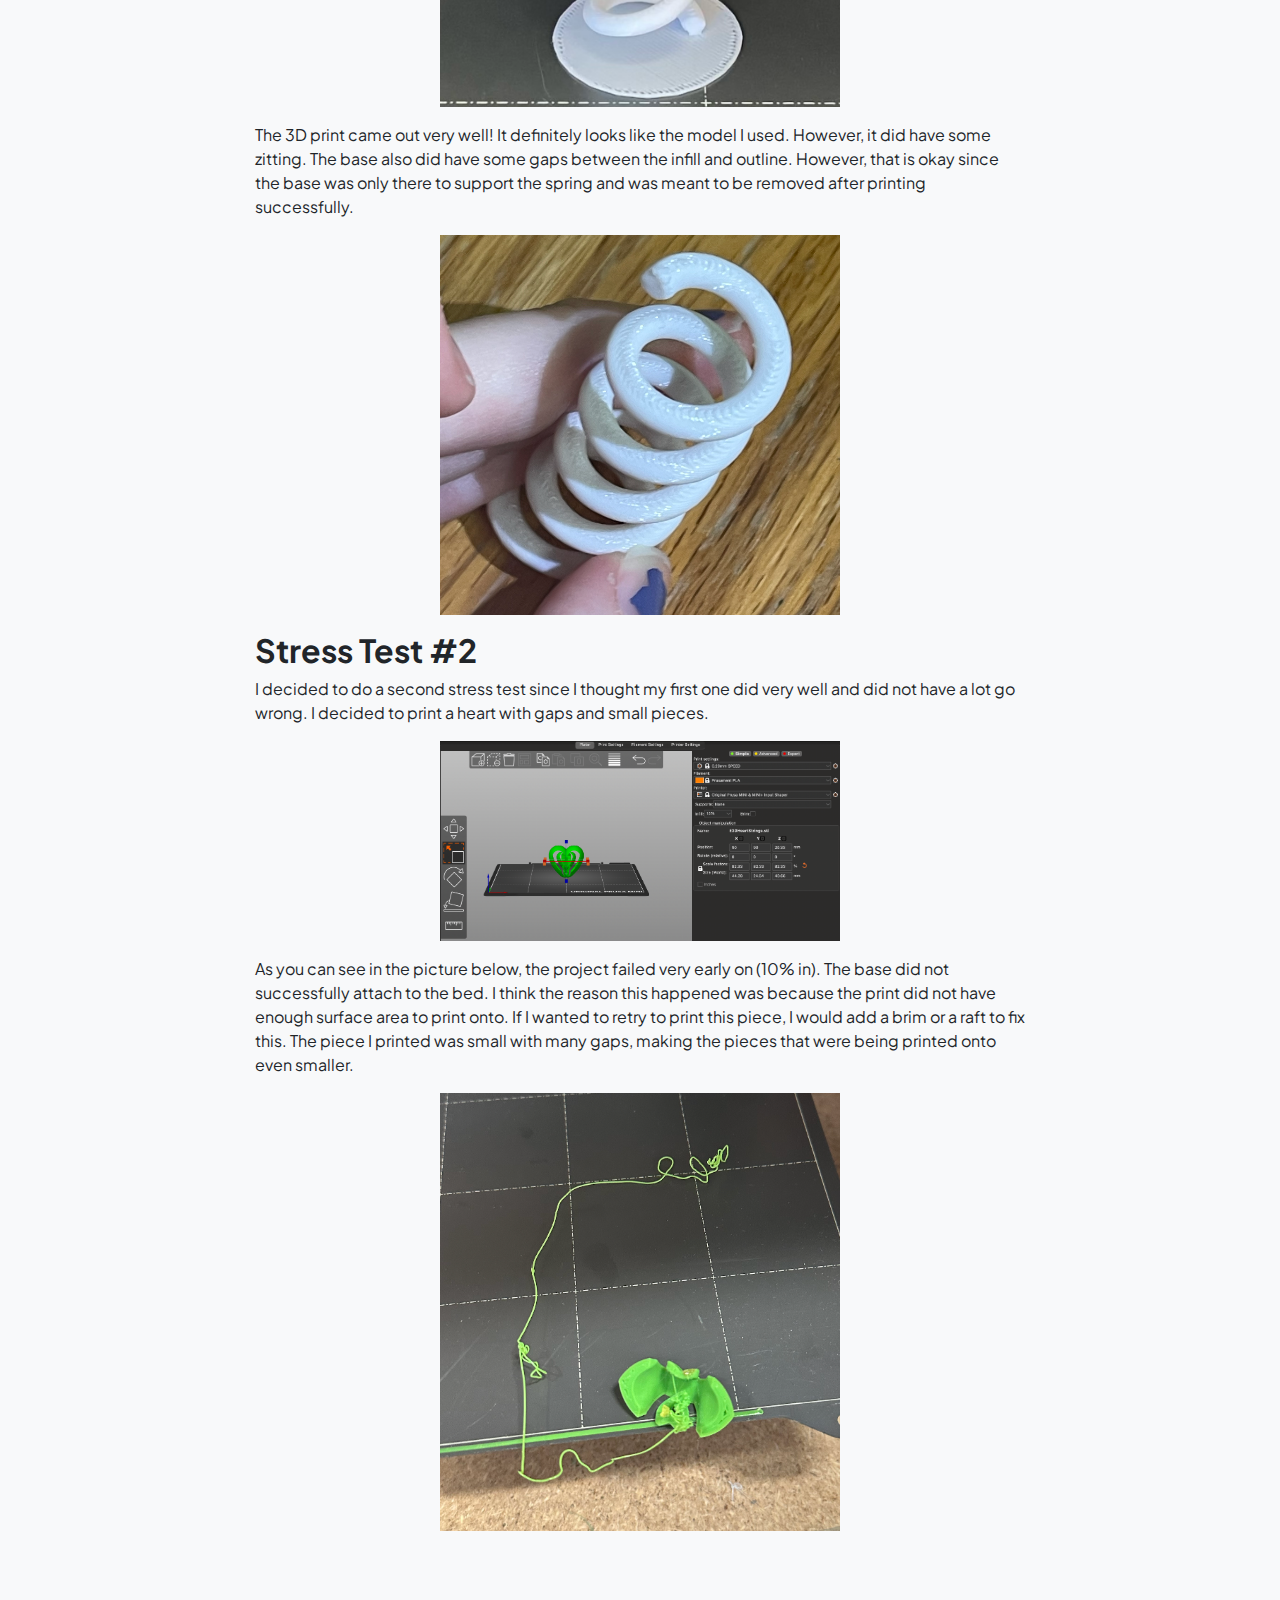
<file: first3dprintproject.html>
<!DOCTYPE html>
<html lang="en">

<head>
        <meta charset="utf-8" />
        <meta name="viewport" content="width=device-width, initial-scale=1, shrink-to-fit=no" />
        <meta name="description" content="" />
        <meta name="author" content="" />
        <title>Ally Coburn's Portfolio</title>
        <!-- Favicon-->
        <link rel="icon" type="image/x-icon" href="assets/favicon.ico" />
        <!-- Custom Google font-->
        <link rel="preconnect" href="https://fonts.googleapis.com" />
        <link rel="preconnect" href="https://fonts.gstatic.com" crossorigin />
        <link href="https://fonts.googleapis.com/css2?family=Plus+Jakarta+Sans:wght@100;200;300;400;500;600;700;800;900&amp;display=swap" rel="stylesheet" />
        <!-- Bootstrap icons-->
        <link href="https://cdn.jsdelivr.net/npm/bootstrap-icons@1.8.1/font/bootstrap-icons.css" rel="stylesheet" />
        <!-- Core theme CSS (includes Bootstrap)-->
        <link href="styles.css" rel="stylesheet" />
    </head>
    <body class="d-flex flex-column h-100 bg-light">
        <main class="flex-shrink-0">
            <!-- Navigation-->
            <nav class="navbar navbar-expand-lg navbar-light bg-white py-3">
                <div class="container px-5">
                    <a class="navbar-brand" href="index.html"><span class="fw-bolder text-primary">Engr11a</span> </a>
                    <button class="navbar-toggler" type="button" data-bs-toggle="collapse" data-bs-target="#navbarSupportedContent" aria-controls="navbarSupportedContent" aria-expanded="false" aria-label="Toggle navigation"><span class="navbar-toggler-icon"></span></button>
                    <div class="collapse navbar-collapse" id="navbarSupportedContent">
                        <ul class="navbar-nav ms-auto mb-2 mb-lg-0 small fw-bolder">
                            <li class="nav-item"><a class="nav-link" href="index.html">Home</a></li>
                            <li class="nav-item"><a class="nav-link" href="projects.html">Projects</a></li>
                        </ul>
                    </div>
                </div>
            </nav>
            <!-- title-->
            <section class="py-5">
                <div class="container px-5 mb-5">
                    <div class="text-center mb-5">
                        <h1 class="display-5 fw-bolder mb-0"><span class="text-gradient d-inline">Nametag!</span></h1>
                    </div>
                    <div class="row gx-5 justify-content-center">
                        <div class="col-lg-11 col-xl-9 col-xxl-8">
             	 <!-- actual project-->
             	 <p> This is the first project I 3D printed! I loaded a file into Prusa slicer and edited the design to have my name with a "<3". I then exported the file as gcode into a flashdrive so I could begin to print using a Prusa MINI+ 3D Printer. </p> 
             	 	<p> </p>
             	 	<p> After finding my project on the printer, I began to follow the instructions the printer gave me. I found loading the filament very confusing because I didn’t realize I needed to keep pushing the filament in after pushing it in italitally. After noticing the filament clearly being seen through the tube in other people’s printers, I knew I was missing something. I learned I had to keep pushing the filament in until I felt the machine grab it. </p>
             	 <center><img src="keychain.png" alt="..." /></center>
             	 <p> </p>

				<p> Overall, the project turned out amazing! I love the colors and the project for the most part definitely looks like what it was supposed to! However, I had a problem when switching the color of the filament. I misunderstood what the 3D printer asked (likely because I was nervous) and pressed yes when the filament was not fully loaded yet. As a result, my printer started printing without filament for about a minute before I could get a teacher over to help me stop it. I pressed pause but it did not pause. The teacher pressed stop on the printer which finally made it stop. As a result, the border of the filament did not properly attach to the rest of the piece, as you can tell in the picture. Also, the heart (<3) I tried to print did not print well at all. Like the letters, it came out very thin. Though, the letters did come out thin, they can pass as complete in my opinion. But, the heart is fully missing part of it. Luckily, I was able to take it off easily by simply pulling on it. Another issue is that the letters had some stringing. But again, just like the heart, it came off fairly easily. </p>
                <p> </p>
                 <hr class="gradient"> </hr>
                    </div>

                <!-- Stress tests-->
                        <center><h1 class="display-5 fw-bolder mb-0"><span class="text-gradient d-inline">Stress Tests!</center></span></h1>
                    </div>
                    <div class="row gx-5 justify-content-center">
                        <div class="col-lg-11 col-xl-9 col-xxl-8">
                 
                 <!-- text-->
                 <h2 class="fw-bolder"> Stress Test #1 </h2>
                 <p> For my first stress test, I decided to print a spring. I thought it would be good to test since springs have a lot of overhang. The model I decided to use already had a base included. This print definitely would not have been possible without it. No way the spring could have stood on its own. </p>
                  <p> </p>
                    <center><img src="stresstest1.png" alt="..." /></center>
                <p> </p>
                <p>The 3D print came out very well! It definitely looks like the model I used. However, it did have some zitting. The base also did have some gaps between the infill and outline. However, that is okay since the base was only there to support the spring and was meant to be removed after printing successfully.
                <p> </p>
                    <center><img src="stresstest1close.png" alt="..." /></center>
                <p> </p>
                <h2 class="fw-bolder"> Stress Test #2 </h2>
                <p> I decided to do a second stress test since I thought my first one did very well and did not have a lot go wrong. I decided to print a heart with gaps and small pieces. </p>
                <p> </p>
                    <center><img src="heartoverview.png" alt="..." /></center>
                  <p> </p>
                <p>As you can see in the picture below, the project failed very early on (10% in). The base did not successfully attach to the bed. I think the reason this happened was because the print did not have enough surface area to print onto. If I wanted to retry to print this piece, I would add a brim or a raft to fix this. The piece I printed was small with many gaps, making the pieces that were being printed onto even smaller. </p>
                  <p> </p>
                    <center><img src="SuccessfulStressTest.png" alt="..." /></center></section>
</file>
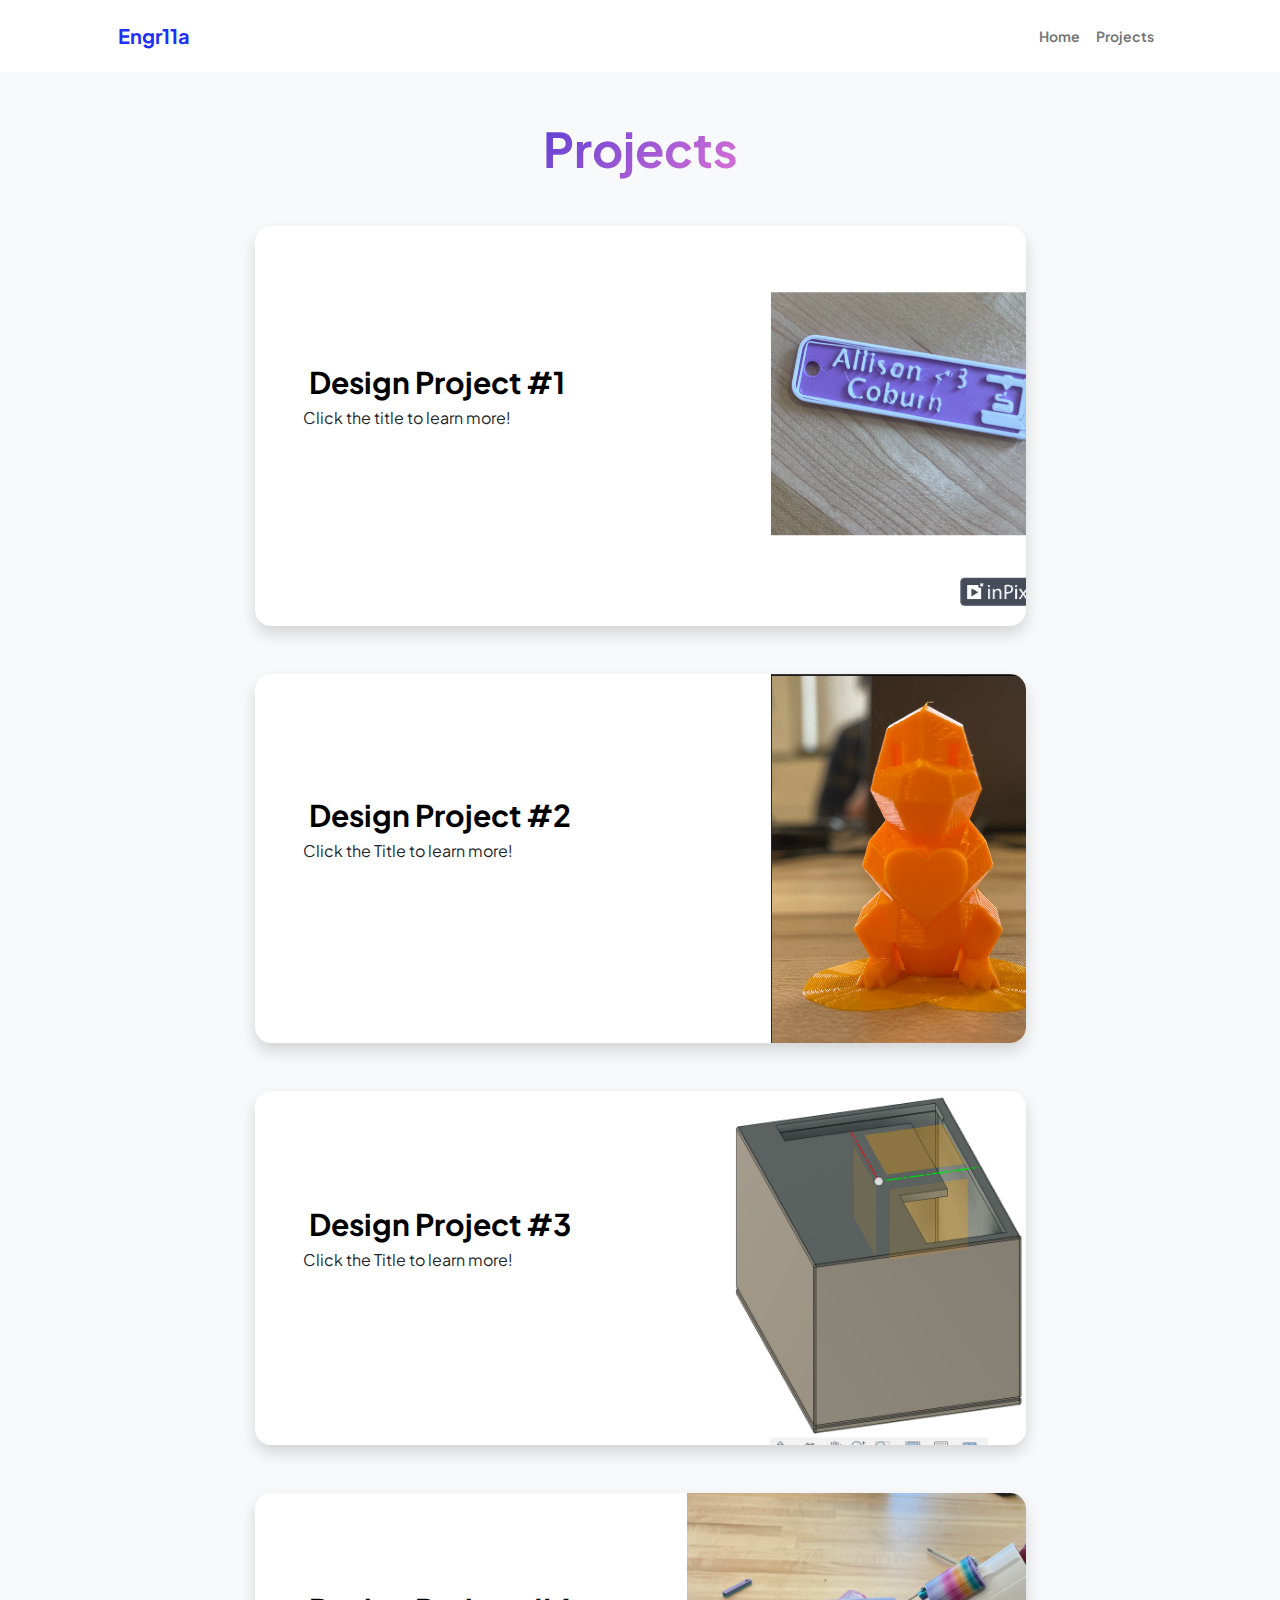
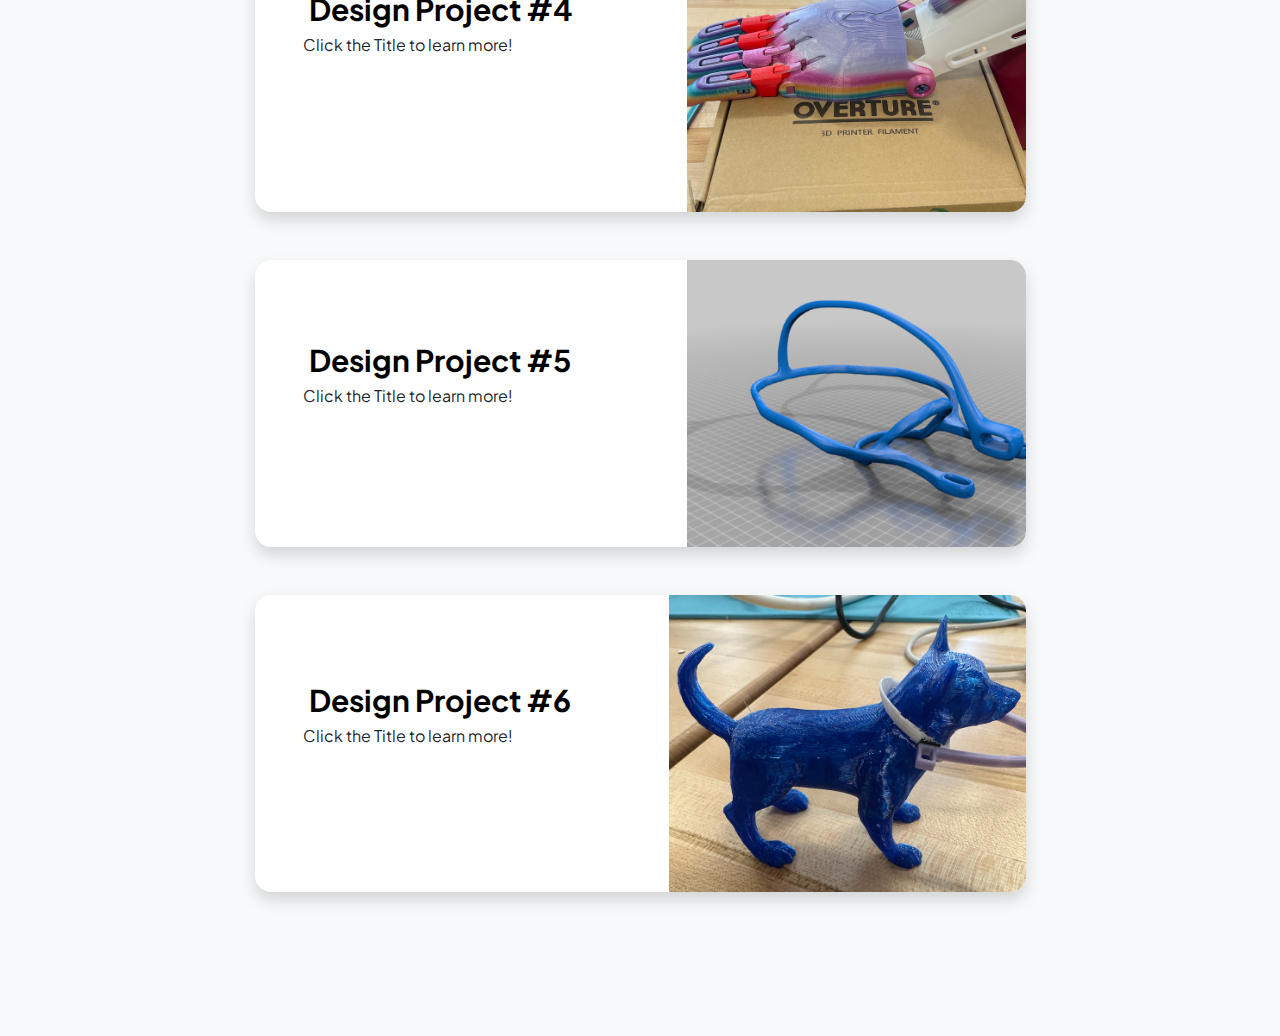
<file: projects.html>
<!DOCTYPE html>
<html lang="en">
    <head>
        <meta charset="utf-8" />
        <meta name="viewport" content="width=device-width, initial-scale=1, shrink-to-fit=no" />
        <meta name="description" content="" />
        <meta name="author" content="" />
        <title>Ally Coburn's Portfolio</title>
        <!-- Favicon-->
        <link rel="icon" type="image/x-icon" href="assets/favicon.ico" />
        <!-- Custom Google font-->
        <link rel="preconnect" href="https://fonts.googleapis.com" />
        <link rel="preconnect" href="https://fonts.gstatic.com" crossorigin />
        <link href="https://fonts.googleapis.com/css2?family=Plus+Jakarta+Sans:wght@100;200;300;400;500;600;700;800;900&amp;display=swap" rel="stylesheet" />
        <!-- Bootstrap icons-->
        <link href="https://cdn.jsdelivr.net/npm/bootstrap-icons@1.8.1/font/bootstrap-icons.css" rel="stylesheet" />
        <!-- Core theme CSS (includes Bootstrap)-->
        <link href="styles.css" rel="stylesheet" />
    </head>
    <body class="d-flex flex-column h-100 bg-light">
        <main class="flex-shrink-0">
            <!-- Navigation-->
            <nav class="navbar navbar-expand-lg navbar-light bg-white py-3">
                <div class="container px-5">
                    <a class="navbar-brand" href="index.html"><span class="fw-bolder text-primary">Engr11a</span> </a>
                    <button class="navbar-toggler" type="button" data-bs-toggle="collapse" data-bs-target="#navbarSupportedContent" aria-controls="navbarSupportedContent" aria-expanded="false" aria-label="Toggle navigation"><span class="navbar-toggler-icon"></span></button>
                    <div class="collapse navbar-collapse" id="navbarSupportedContent">
                        <ul class="navbar-nav ms-auto mb-2 mb-lg-0 small fw-bolder">
                            <li class="nav-item"><a class="nav-link" href="index.html">Home</a></li>
                            <li class="nav-item"><a class="nav-link" href="projects.html">Projects</a></li>
                        </ul>
                    </div>
                </div>
            </nav>
            <!-- Projects Section-->
            <section class="py-5">
                <div class="container px-5 mb-5">
                    <div class="text-center mb-5">
                        <h1 class="display-5 fw-bolder mb-0"><span class="text-gradient d-inline">Projects</span></h1>
                    </div>
                    <div class="row gx-5 justify-content-center">
                        <div class="col-lg-11 col-xl-9 col-xxl-8">
                            <!-- Project Card 1-->
                            <div class="card overflow-hidden shadow rounded-4 border-0 mb-5">
                                <div class="card-body p-0">
                                    <div class="d-flex align-items-center">
                                        <div class="p-5">
                                            <a href="first3dprintproject.html"
                                                <h2><button type="button" class="button" ;"class="fw-bolder">Design Project #1</button></h2></a>
                                            <p>Click the title to learn more! </p>
                                            <h2 style="background-color:white; color: white;"> blankblankblankblankblank </h2>
                                        </div>
                                        <img class="img-fluid" src="keychainpic.png" alt="..." />
                                    </div>
                                </div>
                            </div>
                            <!-- Project Card 2-->
                            <div class="card overflow-hidden shadow rounded-4 border-0 mb-5">
                                <div class="card-body p-0">
                                    <div class="d-flex align-items-center">
                                        <div class="p-5">
                                            <a href="RemixPrint.html"
                                                <h2><button type="button" class="button" style="background-color:white; color: black;"class="fw-bolder">Design Project #2</button></h2></a>
                                            <p>Click the Title to learn more!</p>
                                            <h2 style="background-color:white; color: white;"> blankblankblankblankblank </h2>       
                                        </div>
                                        <img class="img-fluid" src="CharmanderHelp.png" alt="..." />
                                    </div>
                                </div>
                            </div>
                        <!-- Project Card 3-->
                         <div class="card overflow-hidden shadow rounded-4 border-0 mb-5">
                                <div class="card-body p-0">
                                    <div class="d-flex align-items-center">
                                        <div class="p-5">
                                            <a href="DesignProject3.html"
                                                <h2><button type="button" class="button" style="background-color:white; color: black;"class="fw-bolder">Design Project #3</button></h2></a>
                                            <p>Click the Title to learn more!</p>
                                            <h2 style="background-color:white; color: white;"> blankblankblankblank </h2>       
                                        </div>
                                        <img class="img-fluid" src="Whole3DPrintBox.png" alt="..." />
                                    </div>
                                    </div>
                                    </div>
                            <!-- Project Card 4-->
                            <div class="card overflow-hidden shadow rounded-4 border-0 mb-5">
                                <div class="card-body p-0">
                                    <div class="d-flex align-items-center">
                                        <div class="p-5">
                                            <a href="DesignProject4.html"
                                                <h2><button type="button" class="button" style="background-color:white; color: black;"class="fw-bolder">Design Project #4</button></h2></a>
                                            <p>Click the Title to learn more!</p>
                                            <h2 style="background-color:white; color: white;"> blankblankblankblank </h2> </div>
                                        <img class="img-fluid" src="StringHand.png" alt="..." />
                                    </div>
                                    </div>
                                    </div>
                            <div class="card overflow-hidden shadow rounded-4 border-0 mb-5">
                                <div class="card-body p-0">
                                    <div class="d-flex align-items-center">
                                        <div class="p-5">
                                            <a href="DesignProject5.html"
                                                <h2><button type="button" class="button" style="background-color:white; color: black;"class="fw-bolder">Design Project #5</button></h2></a>
                                            <p>Click the Title to learn more!</p>
                                            <h2 style="background-color:white; color: white;">blankblankblankblank </h2> </div>
                                        <img class="img-fluid" src="Sienna3DPrint.png" alt="..." />
                                    </div>
                                    </div>
                                    </div>
                             <div class="card overflow-hidden shadow rounded-4 border-0 mb-5">
                                <div class="card-body p-0">
                                    <div class="d-flex align-items-center">
                                        <div class="p-5">
                                            <a href="DesignProject6.html"
                                                <h2><button type="button" class="button" style="background-color:white; color: black;"class="fw-bolder">Design Project #6</button></h2></a>
                                            <p>Click the Title to learn more!</p>
                                            <h2 style="background-color:white; color: white;">blankblankblankblan </h2> </div>
                                        <img class="img-fluid" src="DogPrint.png" alt="..." />
                                    </div>
                                    </div>
                                    </div>

                                </div>
                            </div>
                        </div>
                    </div>
                </div>
            </section>
    </body>
</html>
</file>
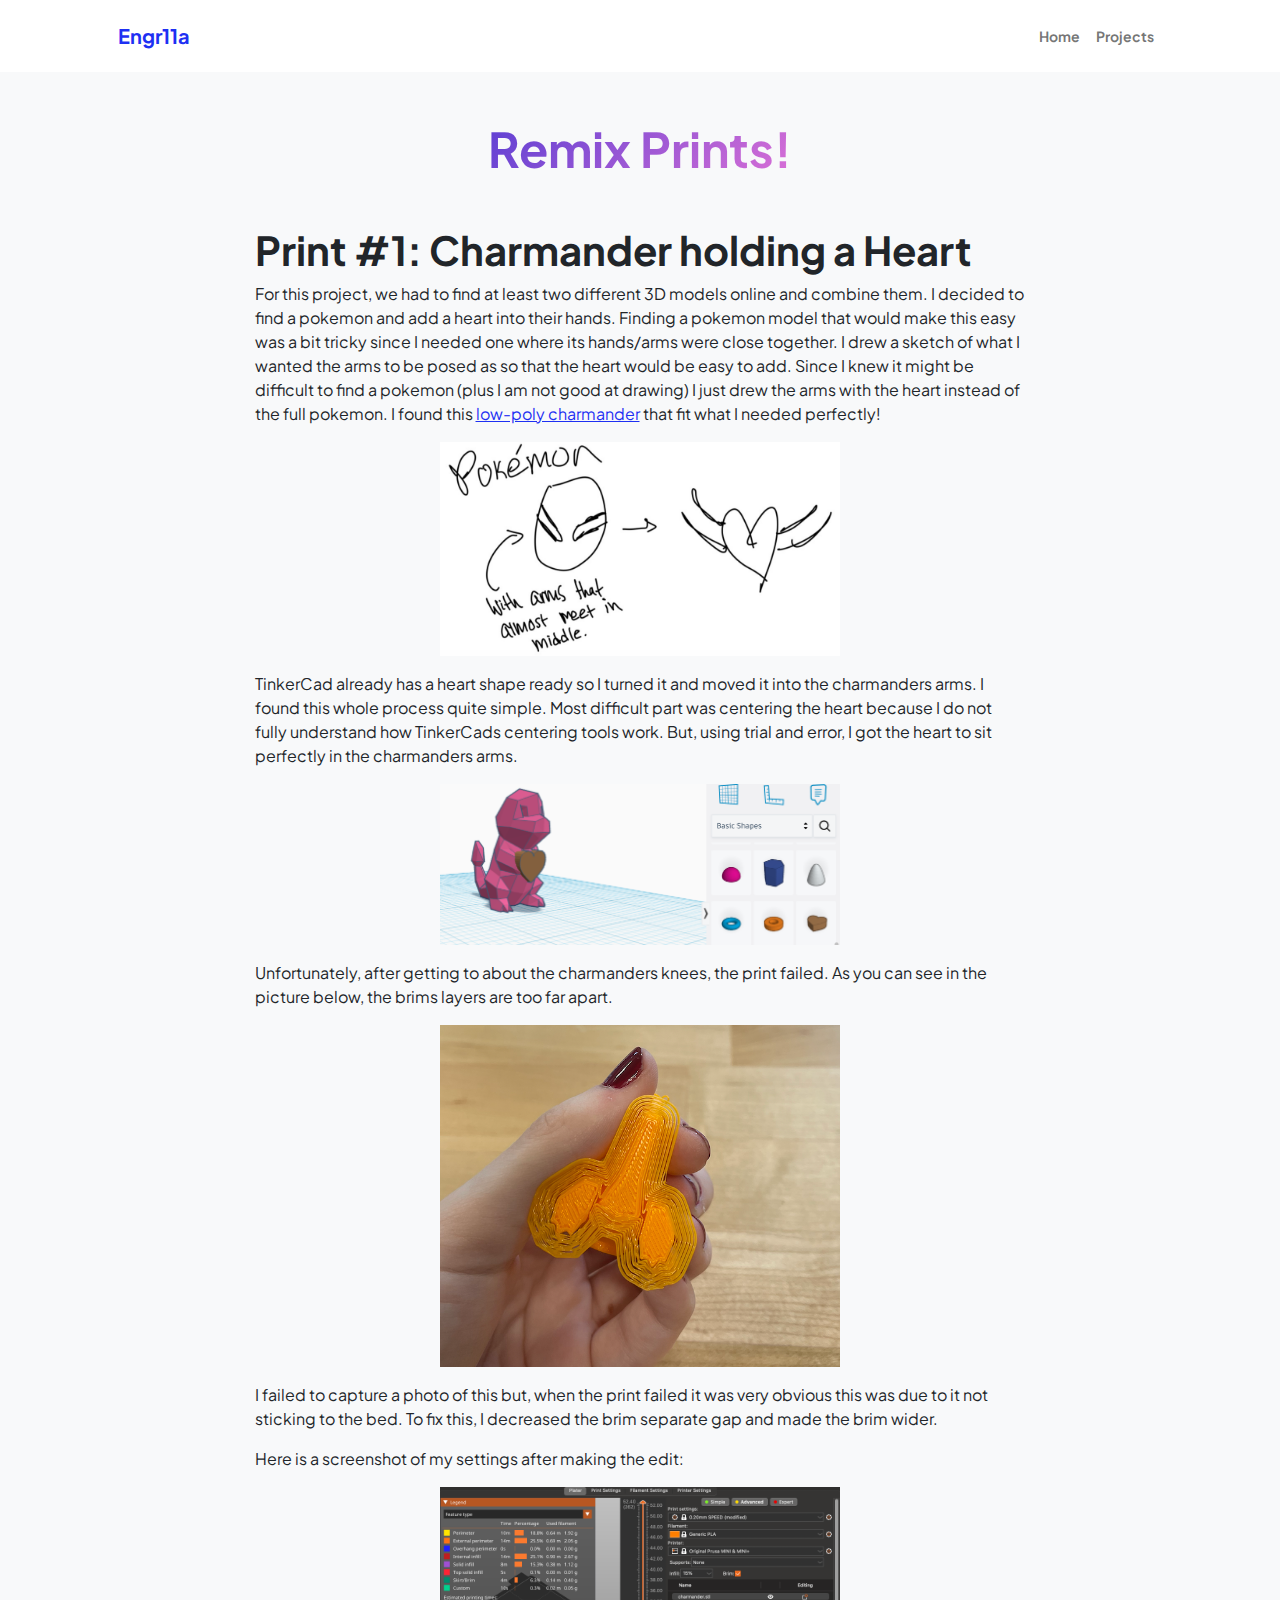
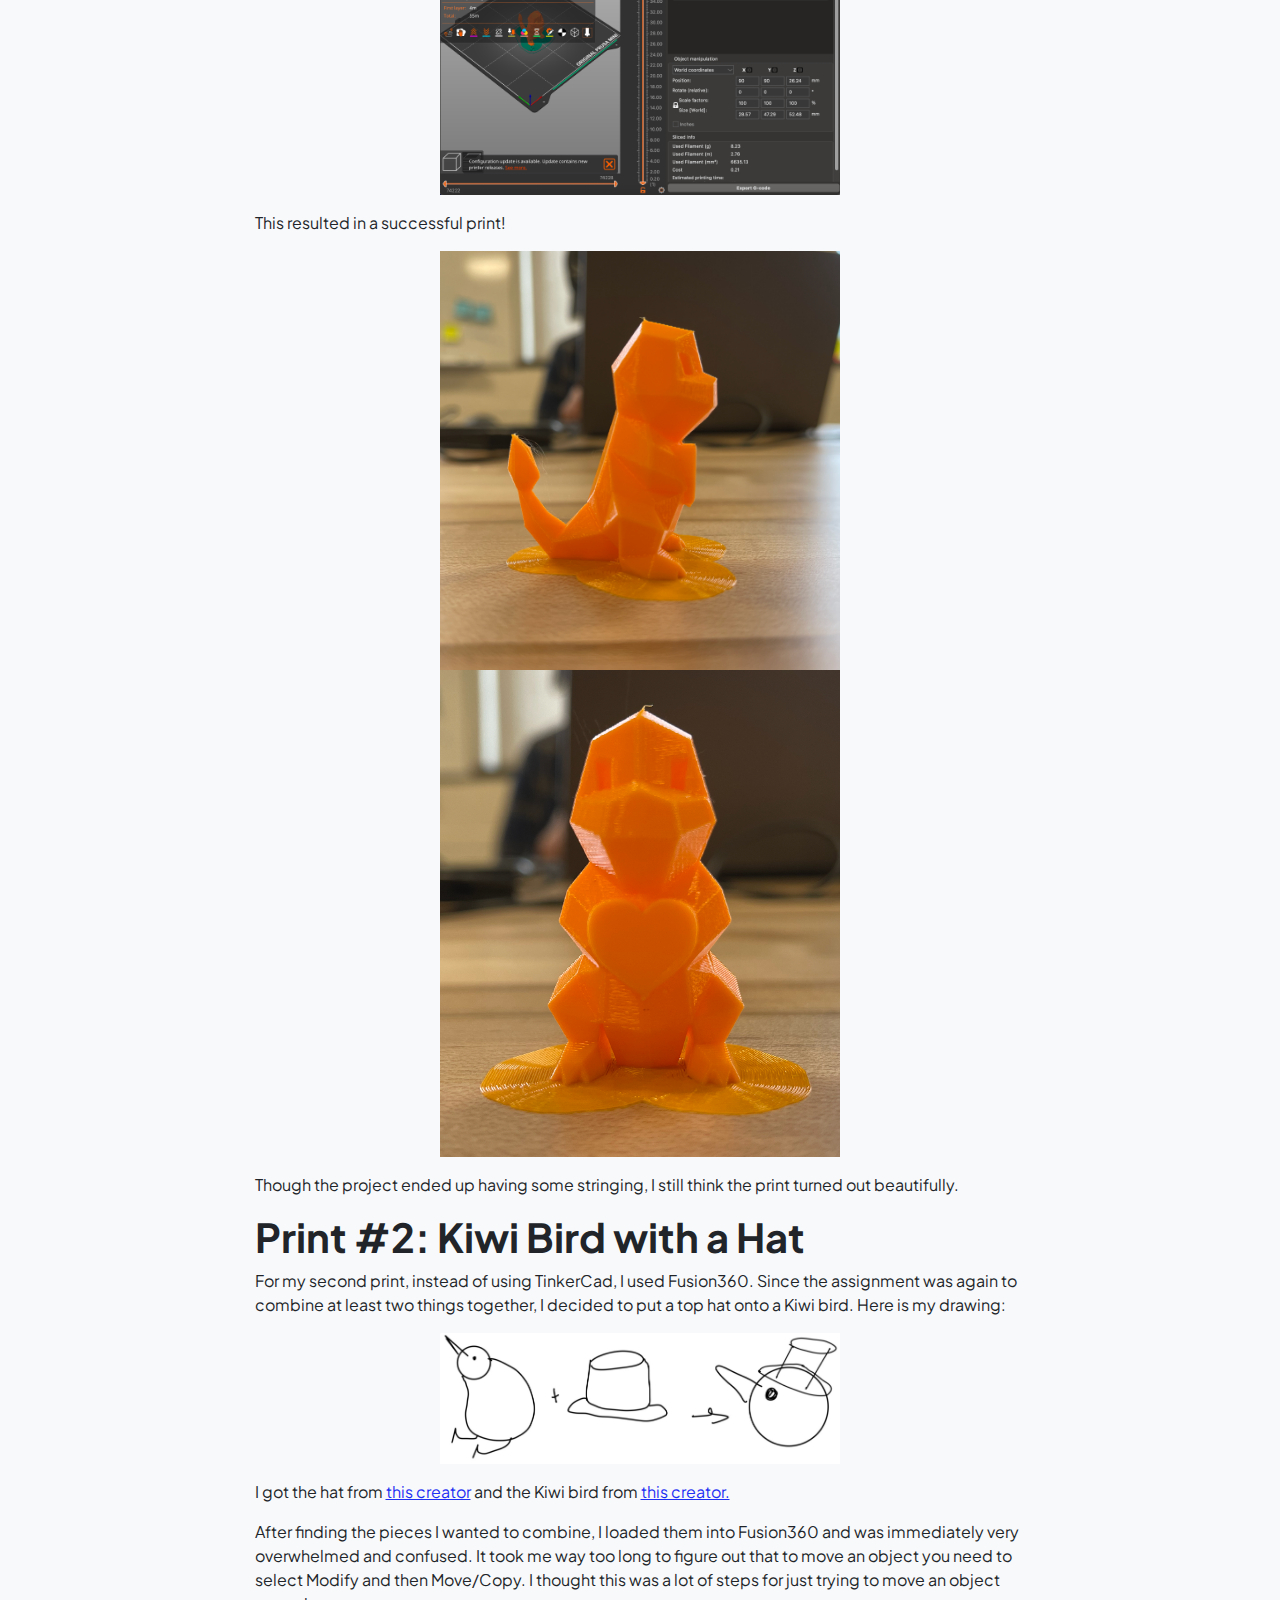
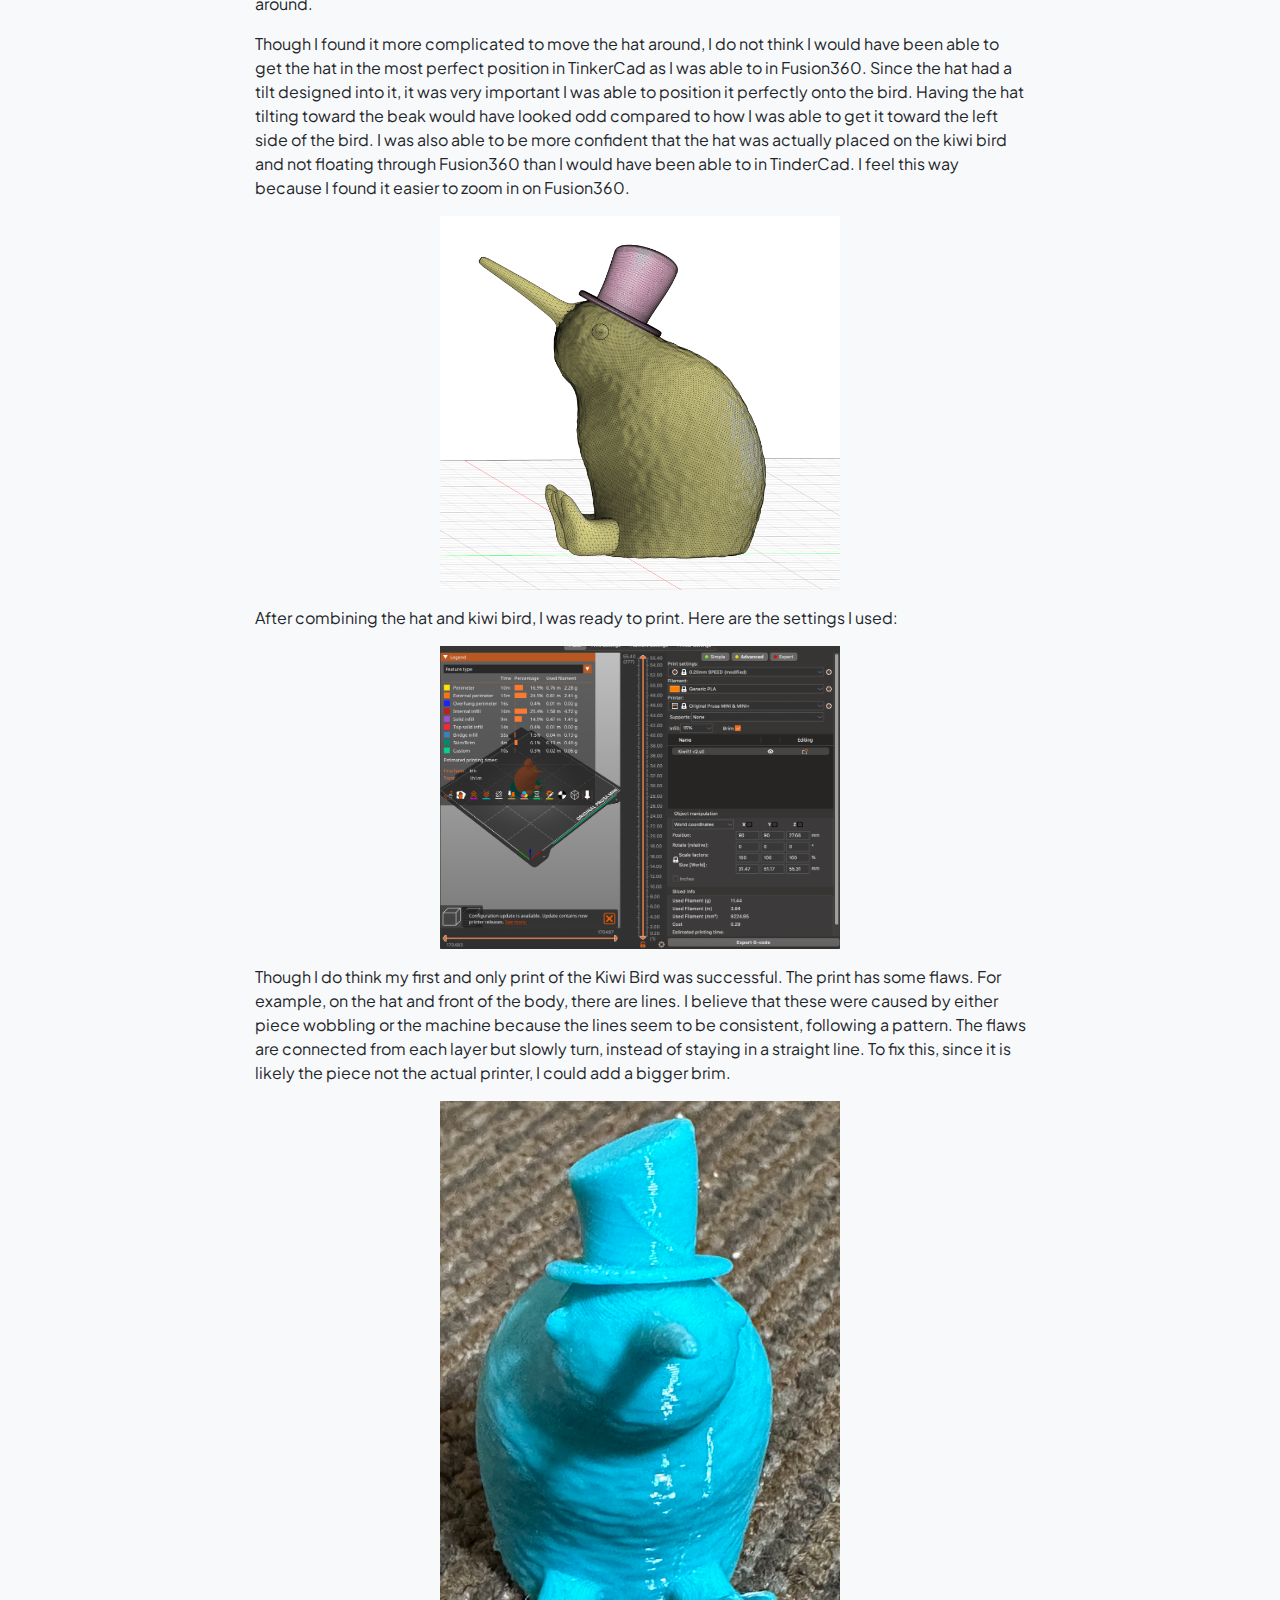
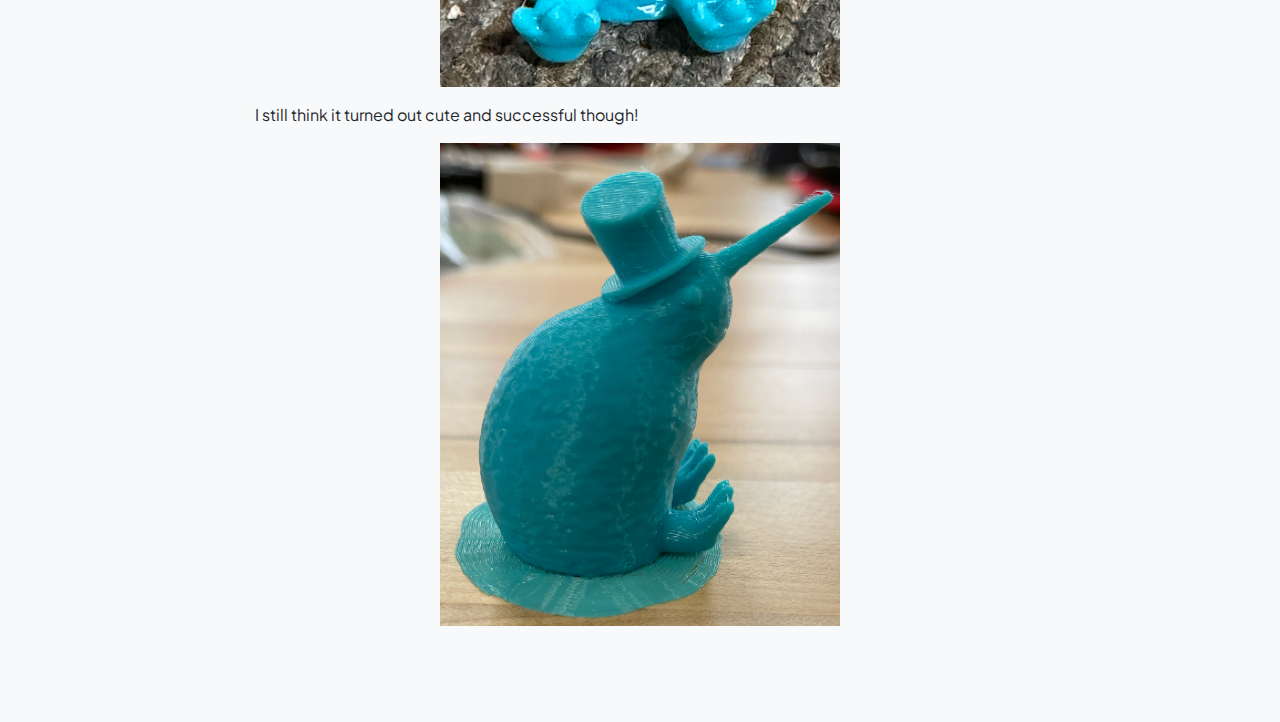
<file: RemixPrint.html>
<!DOCTYPE html>
<html lang="en">

<head>
        <meta charset="utf-8" />
        <meta name="viewport" content="width=device-width, initial-scale=1, shrink-to-fit=no" />
        <meta name="description" content="" />
        <meta name="author" content="" />
        <title>Ally Coburn's Portfolio</title>
        <!-- Favicon-->
        <link rel="icon" type="image/x-icon" href="assets/favicon.ico" />
        <!-- Custom Google font-->
        <link rel="preconnect" href="https://fonts.googleapis.com" />
        <link rel="preconnect" href="https://fonts.gstatic.com" crossorigin />
        <link href="https://fonts.googleapis.com/css2?family=Plus+Jakarta+Sans:wght@100;200;300;400;500;600;700;800;900&amp;display=swap" rel="stylesheet" />
        <!-- Bootstrap icons-->
        <link href="https://cdn.jsdelivr.net/npm/bootstrap-icons@1.8.1/font/bootstrap-icons.css" rel="stylesheet" />
        <!-- Core theme CSS (includes Bootstrap)-->
        <link href="styles.css" rel="stylesheet" />
    </head>
    <body class="d-flex flex-column h-100 bg-light">
        <main class="flex-shrink-0">
            <!-- Navigation-->
            <nav class="navbar navbar-expand-lg navbar-light bg-white py-3">
                <div class="container px-5">
                    <a class="navbar-brand" href="index.html"><span class="fw-bolder text-primary">Engr11a</span> </a>
                    <button class="navbar-toggler" type="button" data-bs-toggle="collapse" data-bs-target="#navbarSupportedContent" aria-controls="navbarSupportedContent" aria-expanded="false" aria-label="Toggle navigation"><span class="navbar-toggler-icon"></span></button>
                    <div class="collapse navbar-collapse" id="navbarSupportedContent">
                        <ul class="navbar-nav ms-auto mb-2 mb-lg-0 small fw-bolder">
                            <li class="nav-item"><a class="nav-link" href="index.html">Home</a></li>
                            <li class="nav-item"><a class="nav-link" href="projects.html">Projects</a></li>
                        </ul>
                    </div>
                </div>
            </nav>
            <!-- Actual Project-->
            <section class="py-5">
                <div class="container px-5 mb-5">
                    <div class="text-center mb-5">
                        <h1 class="display-5 fw-bolder mb-0"><span class="text-gradient d-inline">Remix Prints!</span></h1>
                    </div>
                    <div class="row gx-5 justify-content-center">
                        <div class="col-lg-11 col-xl-9 col-xxl-8">
                 <!-- actual project-->
                 <h1 class="fw-bolder"> Print #1: Charmander holding a Heart </h1>
                 <p> For this project, we had to find at least two different 3D models online and combine them. I decided to find a pokemon and add a heart into their hands. Finding a pokemon model that would make this easy was a bit tricky since I needed one where its hands/arms were close together. I drew a sketch of what I wanted the arms to be posed as so that the heart would be easy to add. Since I knew it might be difficult to find a pokemon (plus I am not good at drawing) I just drew the arms with the heart instead of the full pokemon.  I found this <a href="https://cults3d.com/en/3d-model/game/low-poly-charmander">low-poly charmander</a> that fit what I needed perfectly! </p>
                  <p> </p>
                    <center><img src="pokemondrawing.png" alt="..." /></center>
                <p> </p>
                <p> TinkerCad already has a heart shape ready so I turned it and moved it into the charmanders arms. I found this whole process quite simple. Most difficult part was centering the heart because I do not fully understand how TinkerCads centering tools work. But, using trial and error, I got the heart to sit perfectly in the charmanders arms. 
                <p> </p>
                    <center><img src="CharmanderTinkerCad.png" alt="..." /></center>
                <p> </p>
                <p> Unfortunately, after getting to about the charmanders knees, the print failed. As you can see in the picture below, the brims layers are too far apart. 
                <p> </p>
                    <center><img src="CharmanderError.png" alt="..." /></center>
                <p> </p>
                <p>I failed to capture a photo of this but, when the print failed it was very obvious this was due to it not sticking to the bed. To fix this, I decreased the brim separate gap and made the brim wider. </p>
                <p> Here is a screenshot of my settings after making the edit:</p>
                <p> </p>
                    <center><img src="CharmanderSettings.png" alt="..." /></center>
                <p> </p>
                <p> This resulted in a successful print! </p>
                <p> </p>
                    <center><img src="CharmanderSide.png" alt="..." /></center>
                    <center><img src="CharmanderFront.png" alt="..." /></center>
                <p> </p>
                <p> Though the project ended up having some stringing, I still think the print turned out beautifully.  </p>
                <p> </p>
                <h1 class="fw-bolder"> Print #2: Kiwi Bird with a Hat </h1>
                <p> For my second print, instead of using TinkerCad, I used Fusion360. Since the assignment was again to combine at least two things together, I decided to put a top hat onto a Kiwi bird. Here is my drawing: </p>
                <p> </p>
                    <center><img src="KiwiDrawing.png" alt="..." /></center>
                  <p> </p>
                <p>I got the hat from <a href= "https://www.myminifactory.com/object/3d-print-lil-hats-n-stuff-top-hat-33791">this creator</a> and the Kiwi bird from <a href= "https://www.thingiverse.com/thing:1917558/files"> this creator.</a> </p>
                <p> </p>
                <p> After finding the pieces I wanted to combine, I loaded them into Fusion360 and was immediately very overwhelmed and confused. It took me way too long to figure out that to move an object you need to select Modify and then Move/Copy. I thought this was a lot of steps for just trying to move an object around. </p>
                <p> </p>
                <p> Though I found it more complicated to move the hat around, I do not think I would have been able to get the hat in the most perfect position in TinkerCad as I was able to in Fusion360. Since the hat had a tilt designed into it, it was very important I was able to position it perfectly onto the bird. Having the hat tilting toward the beak would have looked odd compared to how I was able to get it toward the left side of the bird. I was also able to be more confident that the hat was actually placed on the kiwi bird and not floating through Fusion360 than I would have been able to in TinderCad. I feel this way because I found it easier to zoom in on Fusion360. </p>
                  <p> </p>
                    <center><img src="KiwiFusion360.png" alt="..." /></center>
                <p> </p>
                <p> After combining the hat and kiwi bird, I was ready to print. Here are the settings I used: </p>
                <p> </p>
                <center><img src="KiwiSettings.png" alt="..." /></center>
                <p> </p>
                <p> Though I do think my first and only print of the Kiwi Bird was successful. The print has some flaws. For example, on the hat and front of the body, there are lines. I believe that these were caused by either piece wobbling or the machine because the lines seem to be consistent, following a pattern. The flaws are connected from each layer but slowly turn, instead of staying in a straight line. To fix this, since it is likely the piece not the actual printer, I could add a bigger brim. </p>
                <p> </p>
                <center><img src="KiwiError.png" alt="..." /></center>
                <p> </p>
                <p> I still think it turned out cute and successful though! </p>
                <p> </p>
                 <center><img src="KiwiDone.png" alt="..." /></center>
</file>
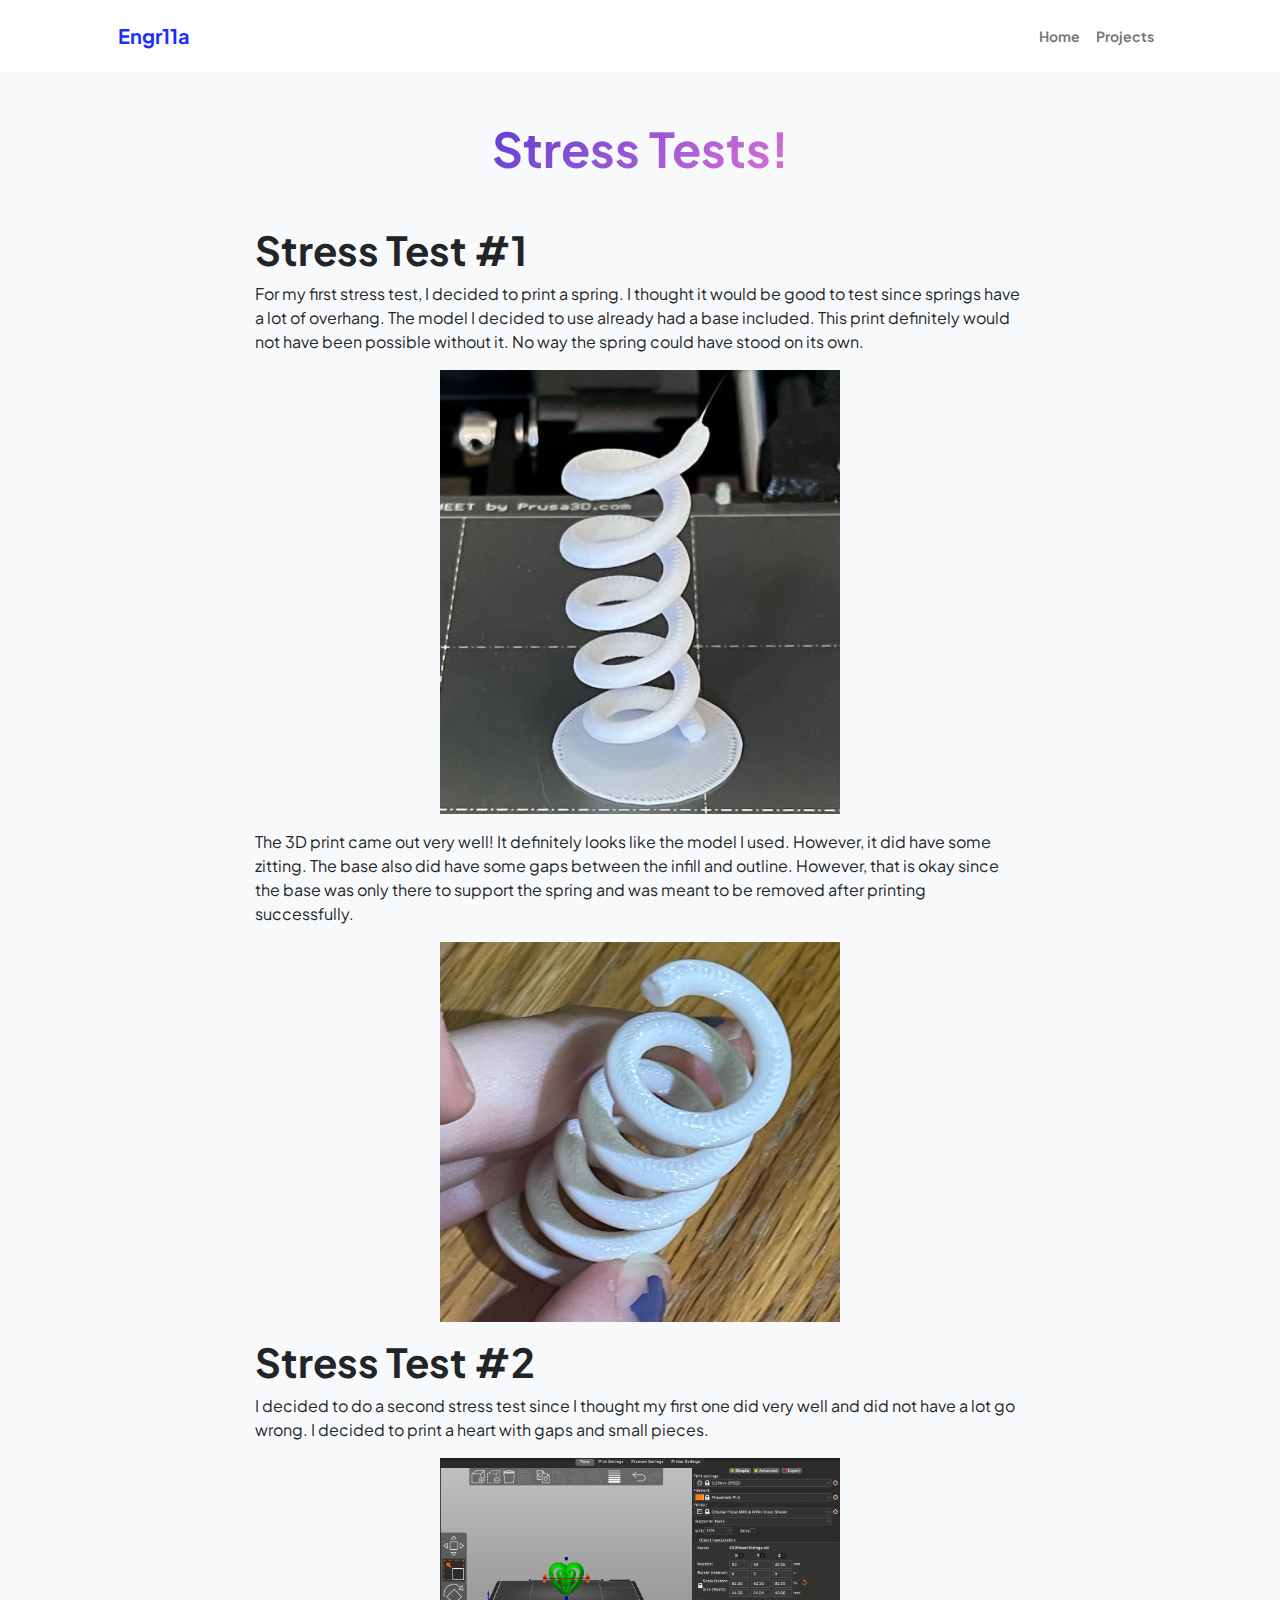
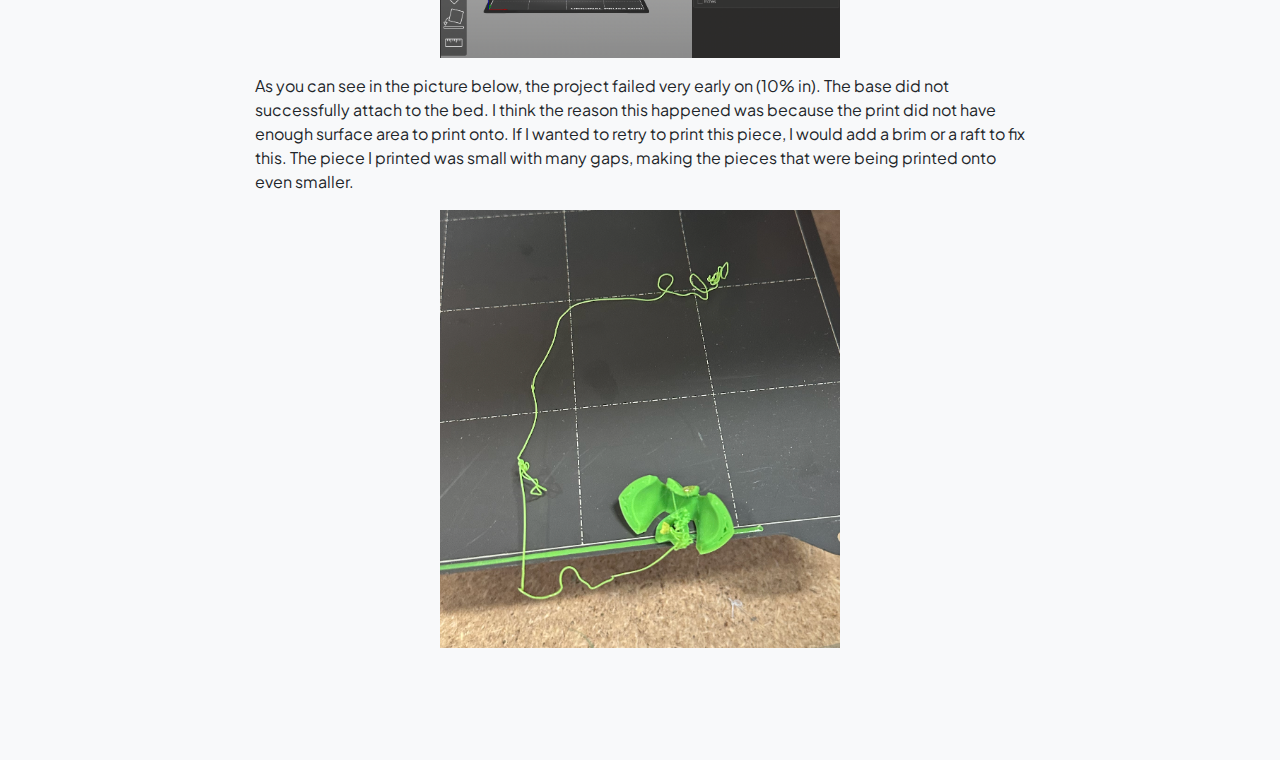
<file: stresstests.html>
<!DOCTYPE html>
<html lang="en">

<head>
        <meta charset="utf-8" />
        <meta name="viewport" content="width=device-width, initial-scale=1, shrink-to-fit=no" />
        <meta name="description" content="" />
        <meta name="author" content="" />
        <title>Ally Coburn's Portfolio</title>
        <!-- Favicon-->
        <link rel="icon" type="image/x-icon" href="assets/favicon.ico" />
        <!-- Custom Google font-->
        <link rel="preconnect" href="https://fonts.googleapis.com" />
        <link rel="preconnect" href="https://fonts.gstatic.com" crossorigin />
        <link href="https://fonts.googleapis.com/css2?family=Plus+Jakarta+Sans:wght@100;200;300;400;500;600;700;800;900&amp;display=swap" rel="stylesheet" />
        <!-- Bootstrap icons-->
        <link href="https://cdn.jsdelivr.net/npm/bootstrap-icons@1.8.1/font/bootstrap-icons.css" rel="stylesheet" />
        <!-- Core theme CSS (includes Bootstrap)-->
        <link href="styles.css" rel="stylesheet" />
    </head>
    <body class="d-flex flex-column h-100 bg-light">
        <main class="flex-shrink-0">
            <!-- Navigation-->
            <nav class="navbar navbar-expand-lg navbar-light bg-white py-3">
                <div class="container px-5">
                    <a class="navbar-brand" href="index.html"><span class="fw-bolder text-primary">Engr11a</span> </a>
                    <button class="navbar-toggler" type="button" data-bs-toggle="collapse" data-bs-target="#navbarSupportedContent" aria-controls="navbarSupportedContent" aria-expanded="false" aria-label="Toggle navigation"><span class="navbar-toggler-icon"></span></button>
                    <div class="collapse navbar-collapse" id="navbarSupportedContent">
                        <ul class="navbar-nav ms-auto mb-2 mb-lg-0 small fw-bolder">
                            <li class="nav-item"><a class="nav-link" href="index.html">Home</a></li>
                            <li class="nav-item"><a class="nav-link" href="projects.html">Projects</a></li>
                        </ul>
                    </div>
                </div>
            </nav>
            <!-- Actual Project-->
            <section class="py-5">
                <div class="container px-5 mb-5">
                    <div class="text-center mb-5">
                        <h1 class="display-5 fw-bolder mb-0"><span class="text-gradient d-inline">Stress Tests!</span></h1>
                    </div>
                    <div class="row gx-5 justify-content-center">
                        <div class="col-lg-11 col-xl-9 col-xxl-8">
                 <!-- actual project-->
                 <h1 class="fw-bolder"> Stress Test #1 </h1>
                 <p> For my first stress test, I decided to print a spring. I thought it would be good to test since springs have a lot of overhang. The model I decided to use already had a base included. This print definitely would not have been possible without it. No way the spring could have stood on its own. </p>
                  <p> </p>
                    <center><img src="stresstest1.png" alt="..." /></center>
                <p> </p>
                <p>The 3D print came out very well! It definitely looks like the model I used. However, it did have some zitting. The base also did have some gaps between the infill and outline. However, that is okay since the base was only there to support the spring and was meant to be removed after printing successfully.
                <p> </p>
                    <center><img src="stresstest1close.png" alt="..." /></center>
                <p> </p>
                <h1 class="fw-bolder"> Stress Test #2 </h1>
                <p> I decided to do a second stress test since I thought my first one did very well and did not have a lot go wrong. I decided to print a heart with gaps and small pieces. </p>
                <p> </p>
                    <center><img src="heartoverview.png" alt="..." /></center>
                  <p> </p>
                <p>As you can see in the picture below, the project failed very early on (10% in). The base did not successfully attach to the bed. I think the reason this happened was because the print did not have enough surface area to print onto. If I wanted to retry to print this piece, I would add a brim or a raft to fix this. The piece I printed was small with many gaps, making the pieces that were being printed onto even smaller. </p>
                  <p> </p>
                    <center><img src="SuccessfulStressTest.png" alt="..." /></center>
 </p>
</file>
